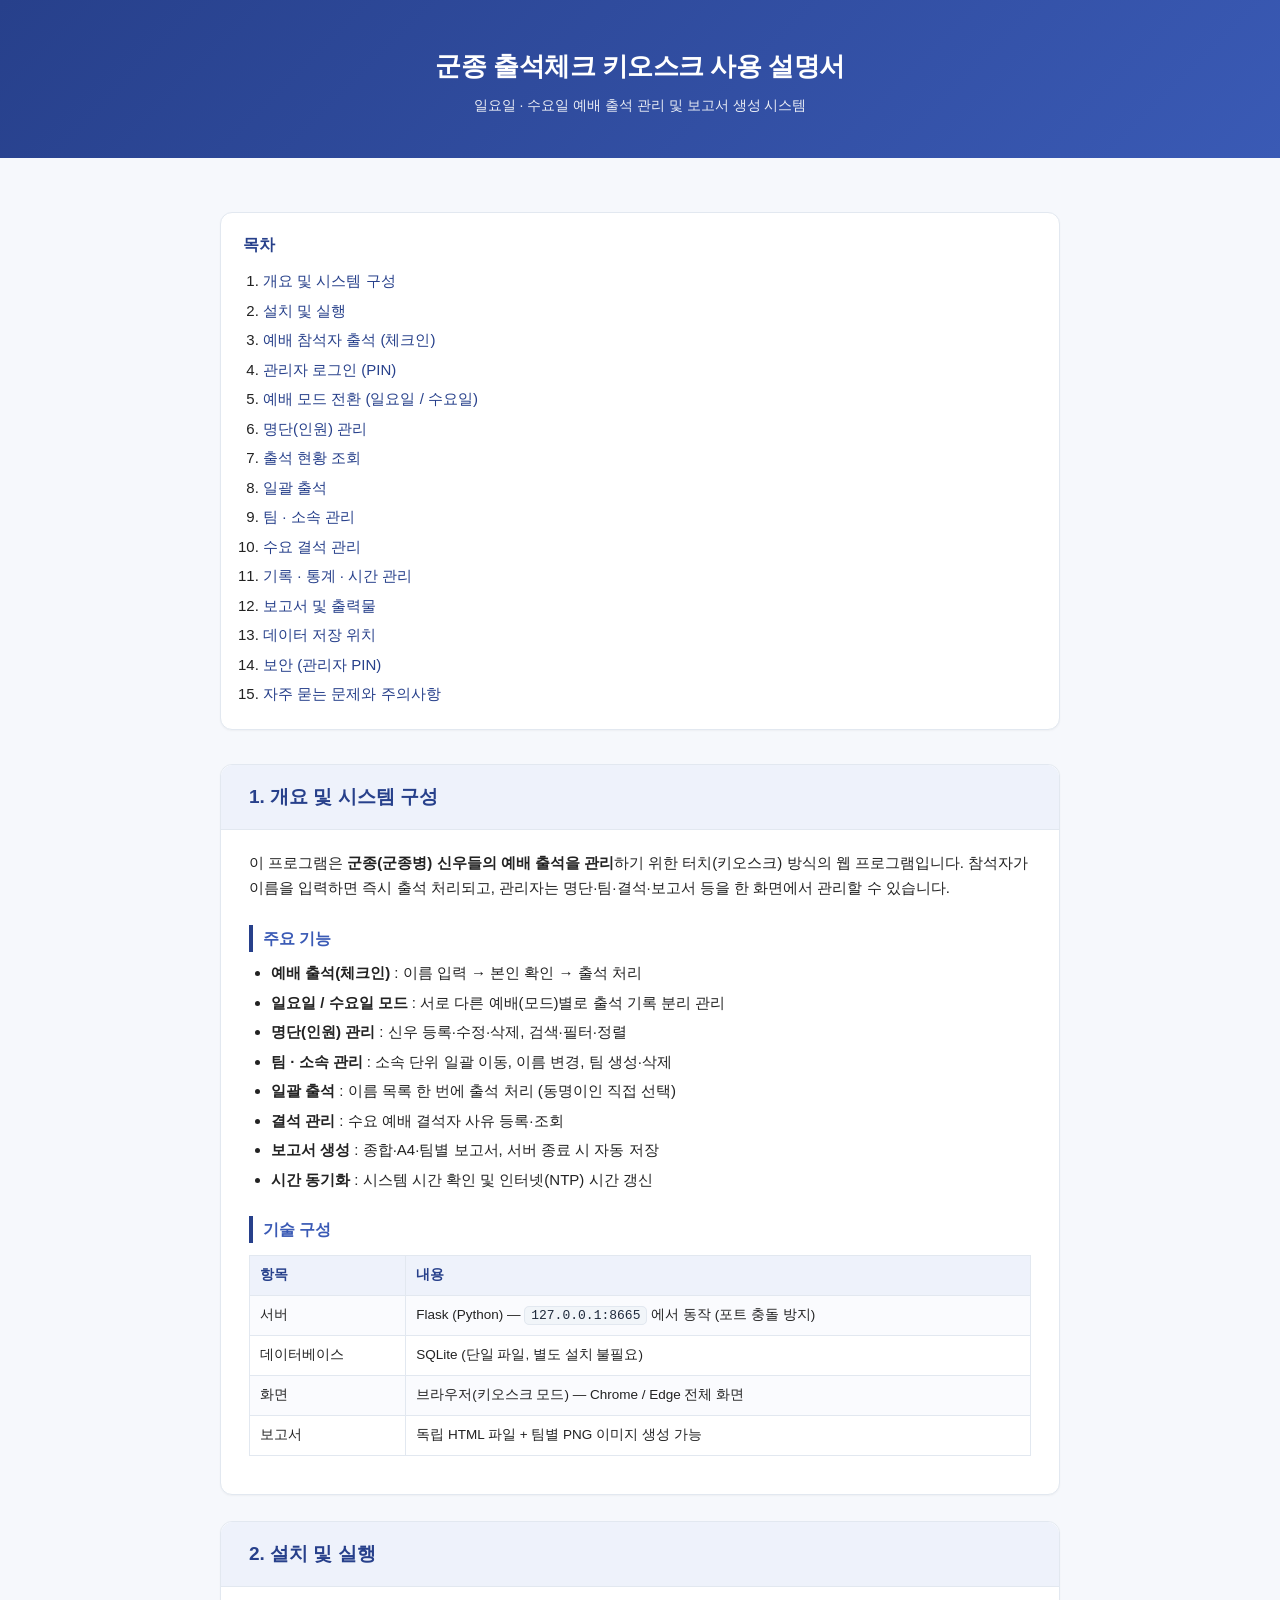
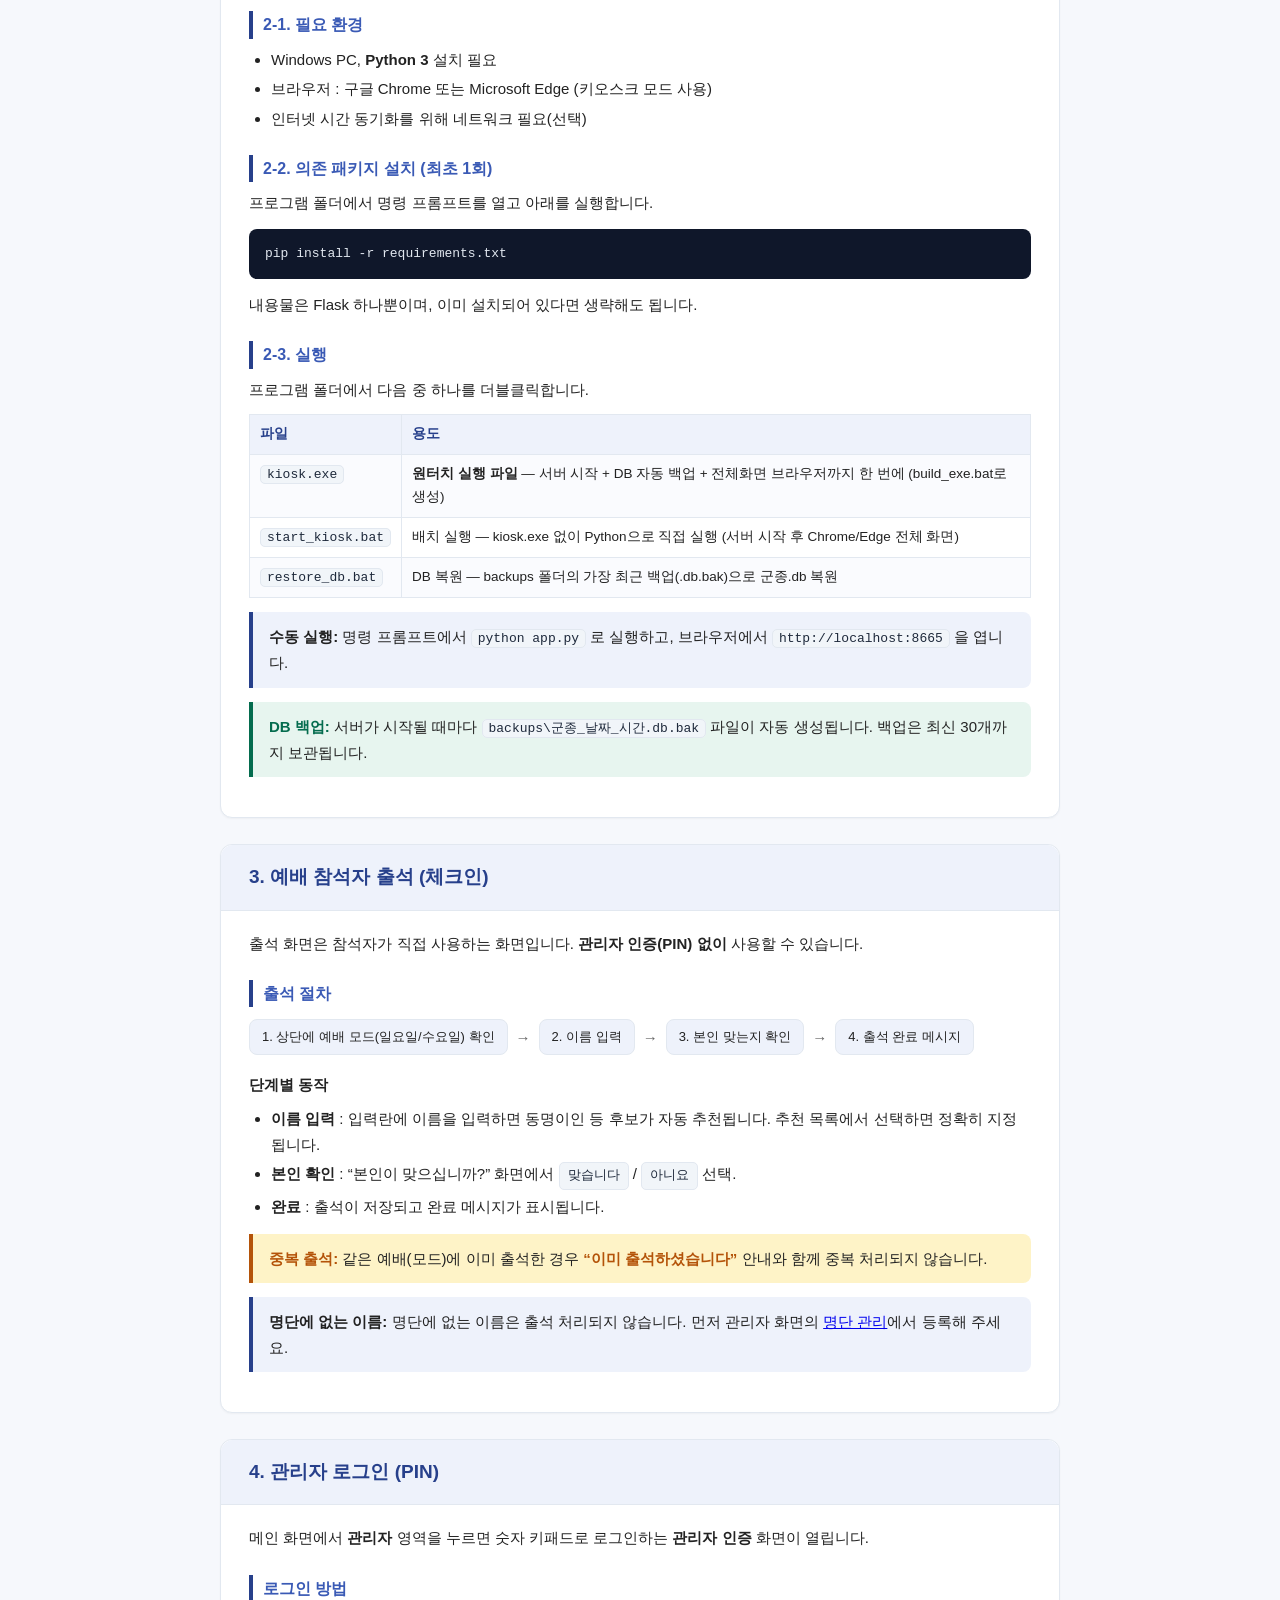
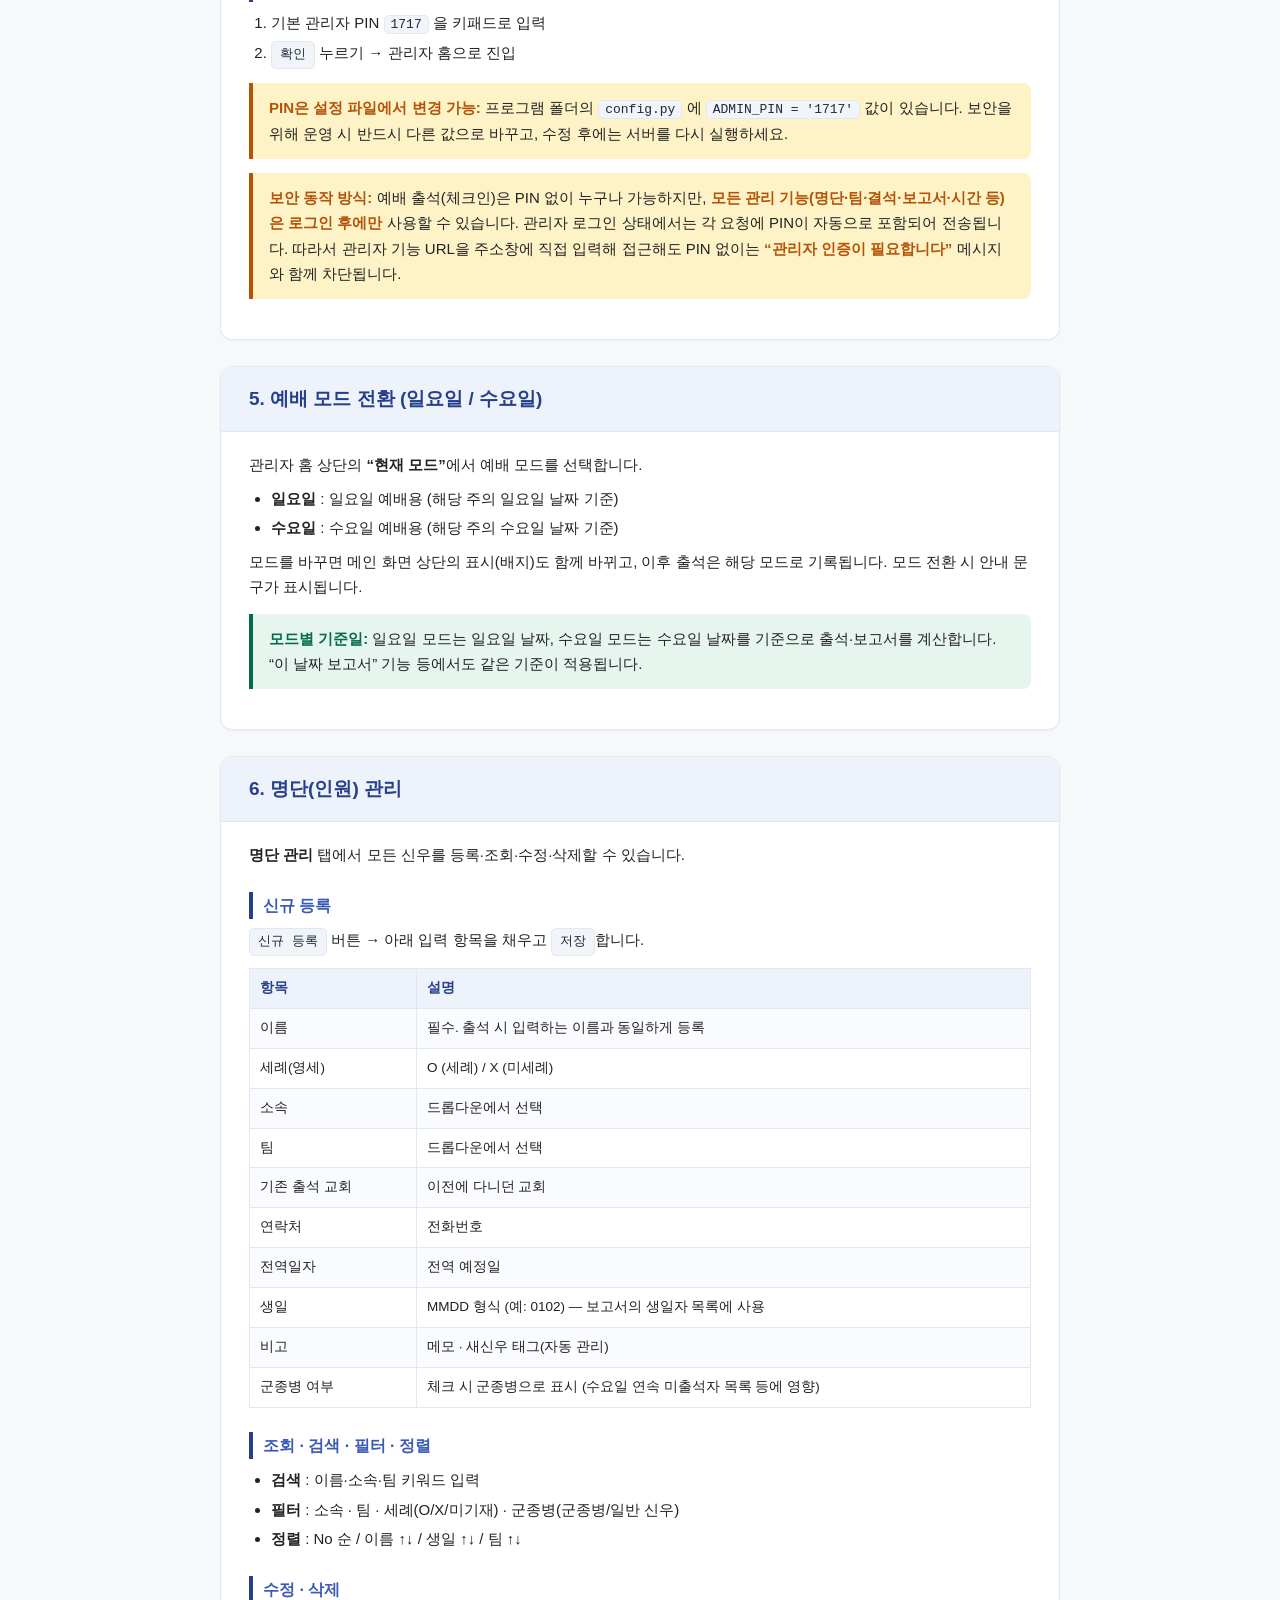
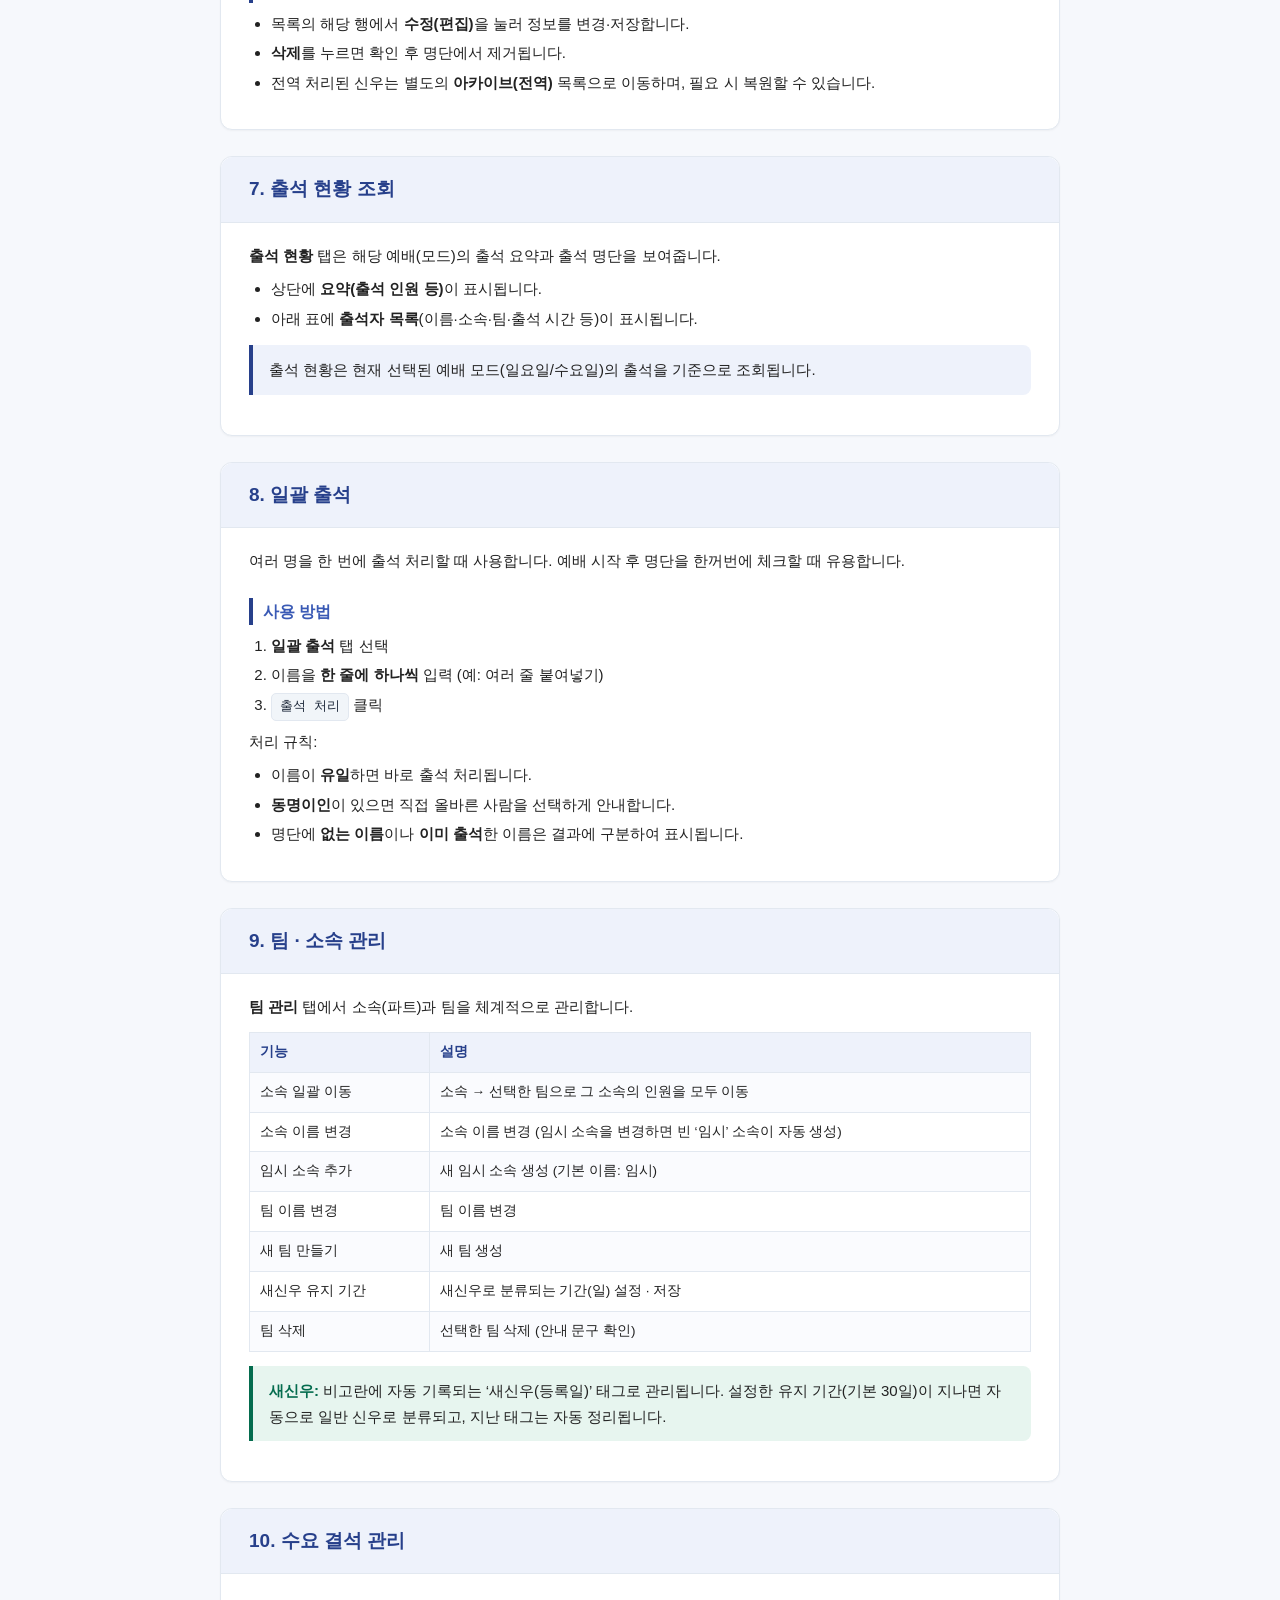
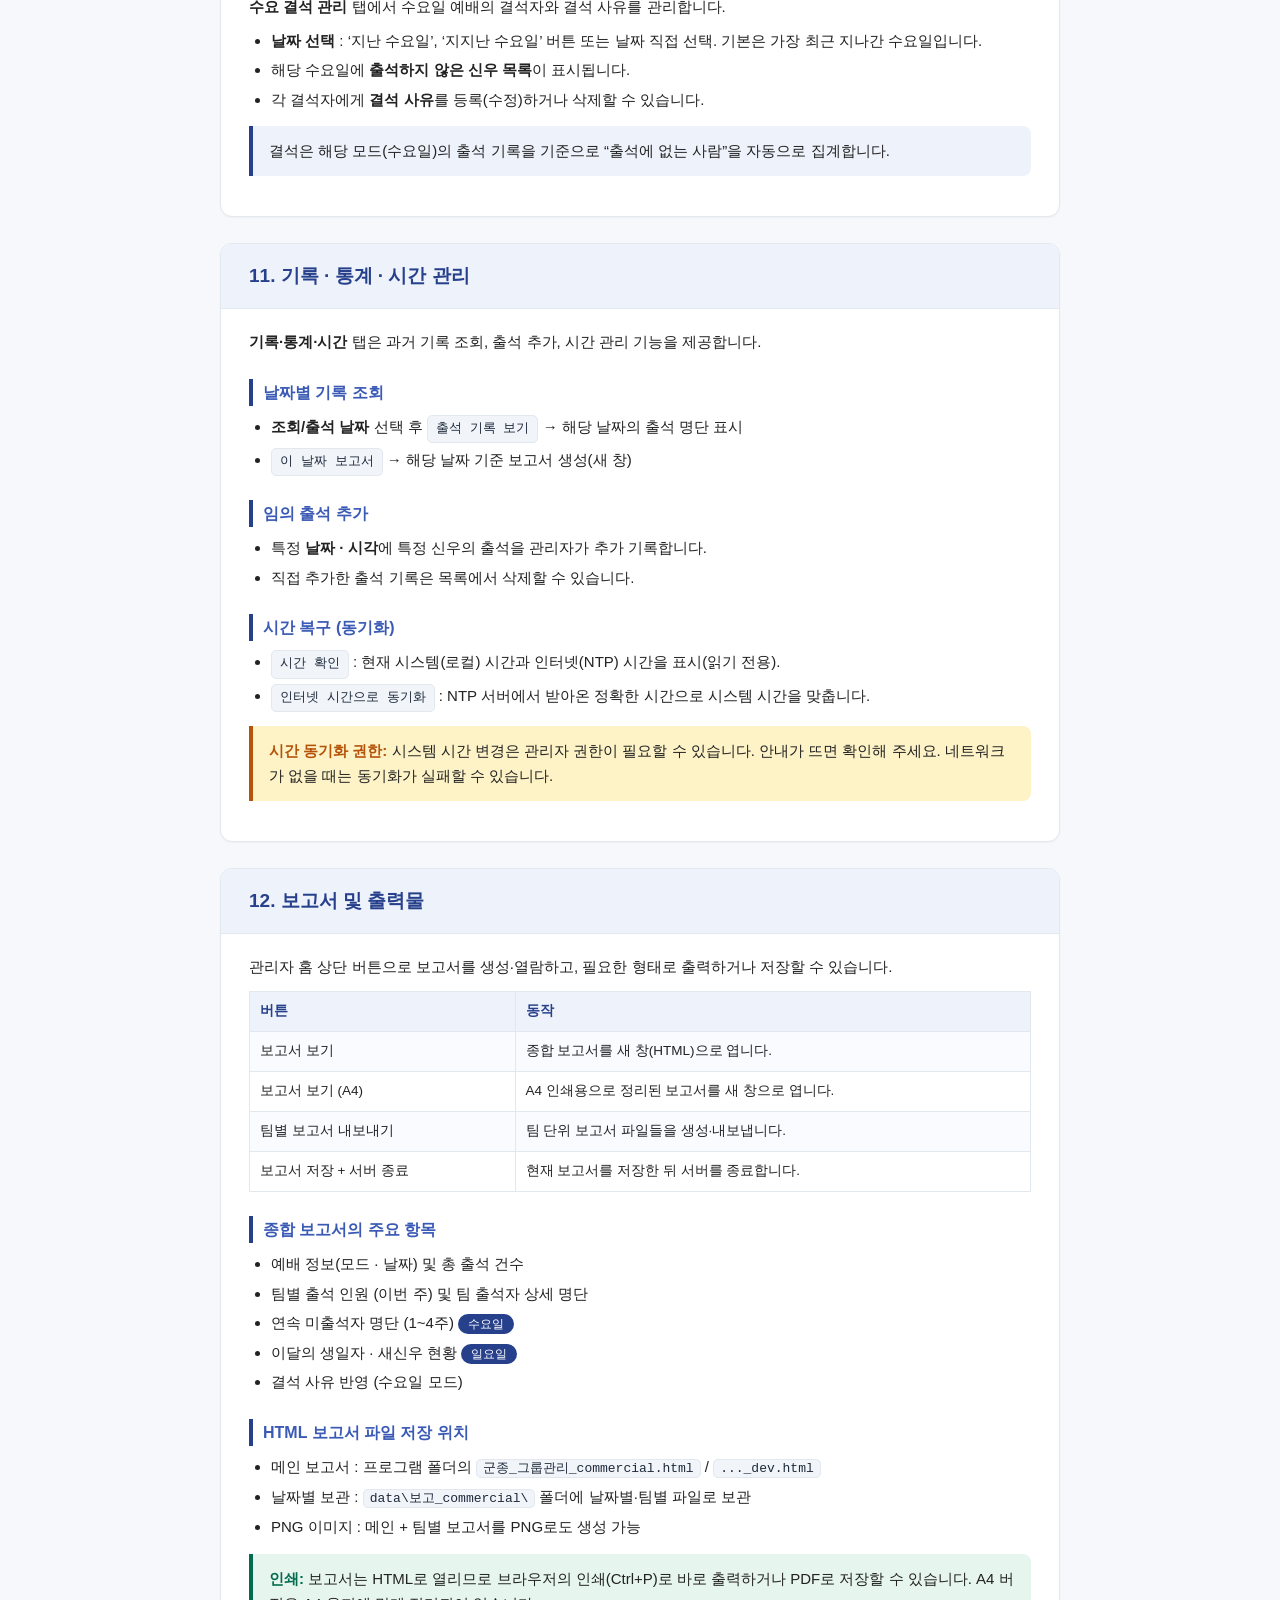
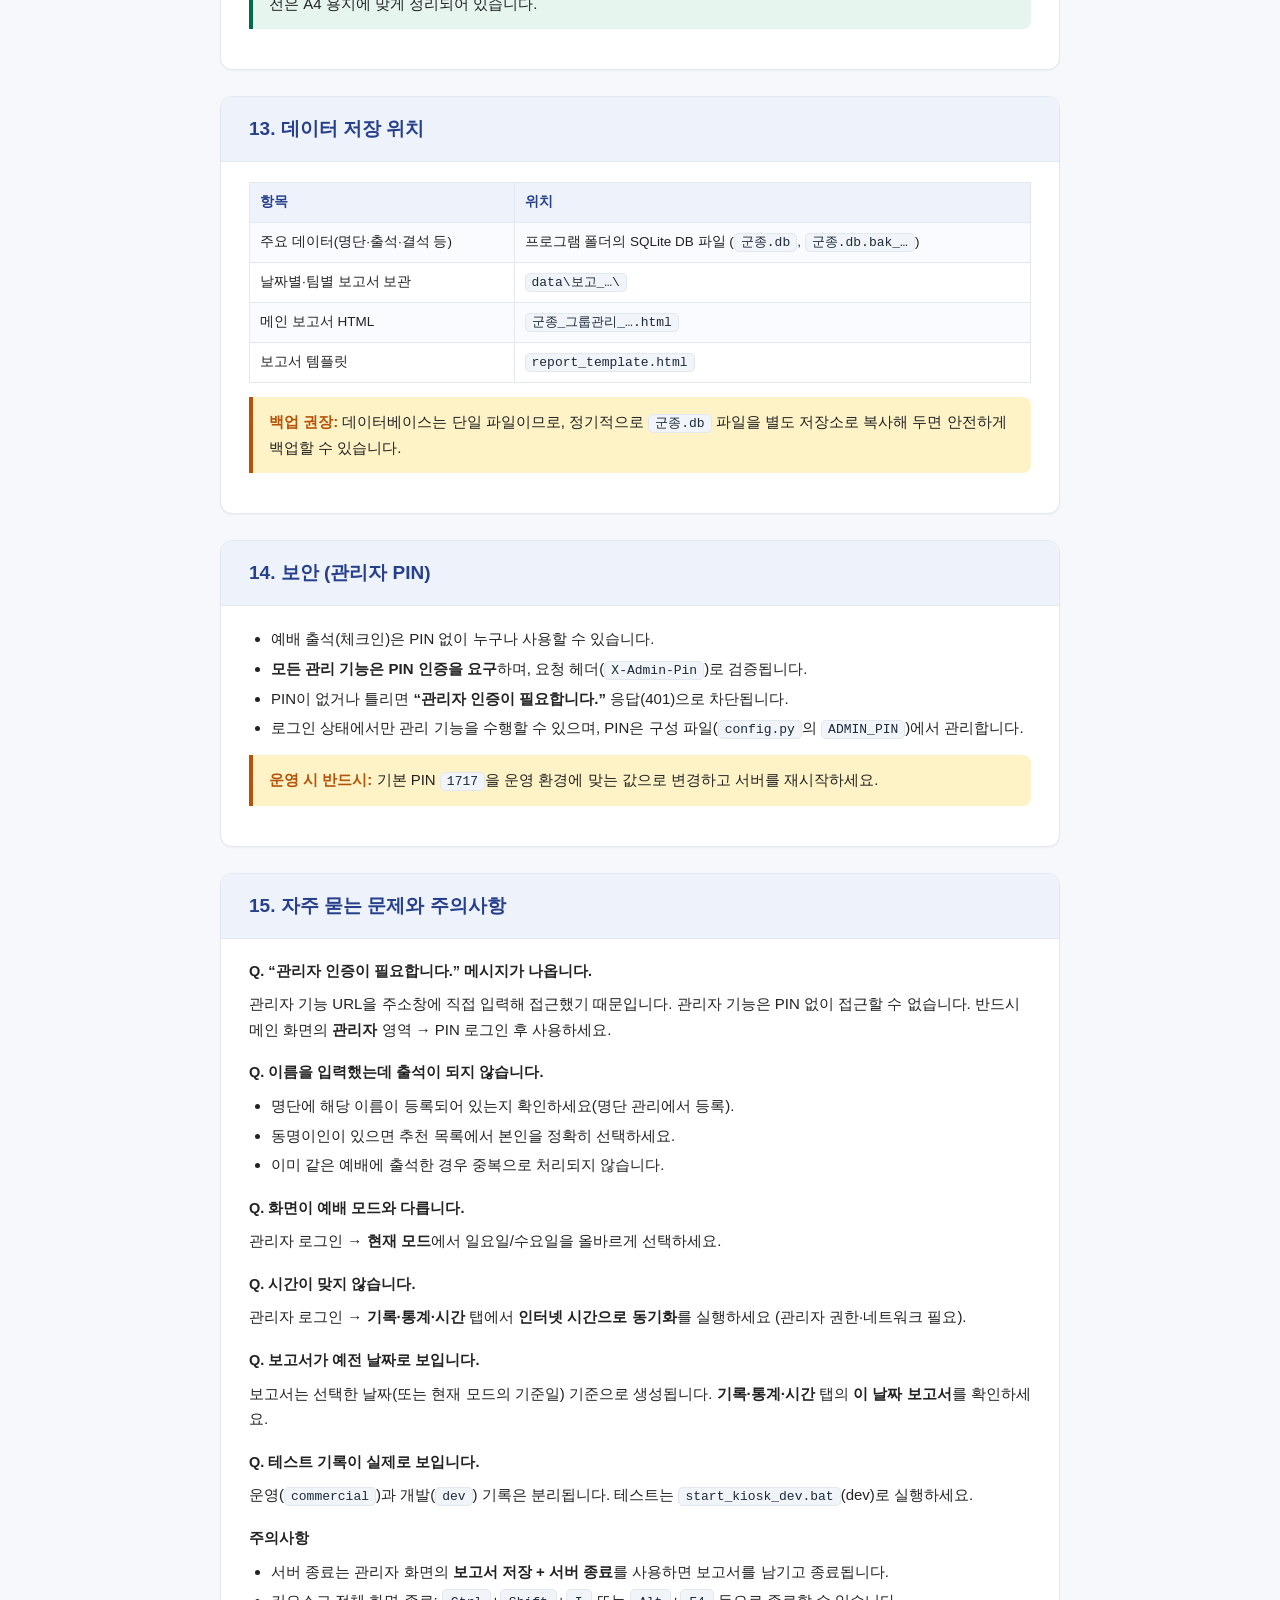
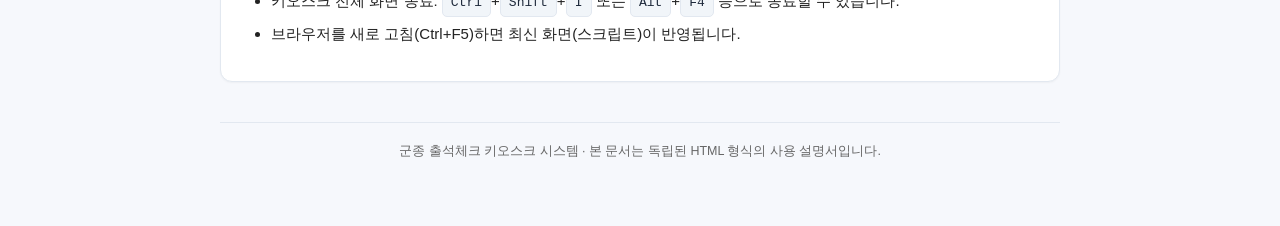
<file: 사용설명서.html>
<!DOCTYPE html>
<html lang="ko">
<head>
<meta charset="UTF-8">
<meta name="viewport" content="width=device-width, initial-scale=1.0">
<title>군종 출석체크 키오스크 사용 설명서</title>
<style>
  :root{
    --brand:#27408b;
    --brand2:#3a5ab5;
    --ink:#222;
    --muted:#666;
    --line:#e2e8f0;
    --bg:#f6f8fc;
    --card:#fff;
    --warn:#b45309;
    --warnbg:#fef3c7;
    --tip:#046c4e;
    --tipbg:#e7f5ef;
    --code:#1e293b;
    --codebg:#f1f5f9;
  }
  *{box-sizing:border-box}
  body{
    margin:0;padding:0;background:var(--bg);color:var(--ink);
    font-family:-apple-system,"Segoe UI","Malgun Gothic","Apple SD Gothic Neo",sans-serif;
    line-height:1.7;font-size:15px;
  }
  header{
    background:linear-gradient(135deg,var(--brand),var(--brand2));
    color:#fff;padding:44px 24px 40px;text-align:center;
  }
  header h1{margin:0 0 6px;font-size:26px;letter-spacing:-.5px}
  header p{margin:0;opacity:.9;font-size:14px}
  .wrap{max-width:880px;margin:0 auto;padding:28px 20px 80px}
  nav.toc{
    background:var(--card);border:1px solid var(--line);border-radius:12px;
    padding:18px 22px;margin:26px 0 34px;box-shadow:0 1px 2px rgba(0,0,0,.04);
  }
  nav.toc h2{margin:0 0 10px;font-size:16px;color:var(--brand)}
  nav.toc ol{margin:0;padding-left:20px}
  nav.toc li{margin:4px 0}
  nav.toc a{color:var(--brand);text-decoration:none}
  nav.toc a:hover{text-decoration:underline}
  section{background:var(--card);border:1px solid var(--line);border-radius:12px;padding:26px 28px;margin:0 0 26px;box-shadow:0 1px 2px rgba(0,0,0,.04)}
  h2.sec{margin:-26px -28px 20px;padding:16px 28px;background:#eef2fb;border-bottom:1px solid var(--line);
    font-size:19px;color:var(--brand);border-radius:12px 12px 0 0}
  h3{margin:24px 0 8px;font-size:16px;color:var(--brand2);border-left:4px solid var(--brand);padding-left:10px}
  h4{margin:18px 0 6px;font-size:14.5px;color:var(--ink)}
  p{margin:8px 0}
  ul,ol{margin:8px 0;padding-left:22px}
  li{margin:4px 0}
  ul.tight li{margin:2px 0}
  table{border-collapse:collapse;width:100%;margin:12px 0;font-size:13.5px}
  th,td{border:1px solid var(--line);padding:8px 10px;text-align:left;vertical-align:top}
  th{background:#eef2fb;color:var(--brand)}
  tr:nth-child(even) td{background:#fafbfe}
  code,.key{
    background:var(--codebg);border:1px solid #e2e8f0;border-radius:5px;
    padding:1px 6px;font-size:13px;color:var(--code);
    font-family:Consolas,Menlo,monospace;
  }
  .key{display:inline-block;min-width:26px;text-align:center;padding:2px 8px}
  pre{background:#0f172a;color:#e2e8f0;border-radius:8px;padding:14px 16px;overflow:auto;font-size:13px;font-family:Consolas,Menlo,monospace}
  .note{border-left:4px solid var(--brand);background:#eef2fb;padding:12px 16px;border-radius:0 8px 8px 0;margin:14px 0}
  .warn{border-left:4px solid var(--warn);background:var(--warnbg);padding:12px 16px;border-radius:0 8px 8px 0;margin:14px 0}
  .tip{border-left:4px solid var(--tip);background:var(--tipbg);padding:12px 16px;border-radius:0 8px 8px 0;margin:14px 0}
  .warn b{color:var(--warn)}
  .tip b{color:var(--tip)}
  .badge{display:inline-block;background:var(--brand);color:#fff;border-radius:20px;padding:0 10px;font-size:12px;line-height:20px;vertical-align:middle}
  .badge.green{background:var(--tip)}
  .badge.red{background:#b91c1c}
  .flow{display:flex;flex-wrap:wrap;gap:8px;align-items:center;margin:12px 0}
  .flow .step{background:#eef2fb;border:1px solid var(--line);border-radius:8px;padding:6px 12px;font-size:13px}
  .flow .arr{color:var(--muted)}
  footer{margin-top:40px;text-align:center;color:var(--muted);font-size:12.5px;border-top:1px solid var(--line);padding-top:18px}
  @media print{
    body{background:#fff}
    section,header,.toc{box-shadow:none;border-color:#ccc}
    header{background:var(--brand)}
    a{color:inherit;text-decoration:none}
  }
</style>
</head>
<body>

<header>
  <h1>군종 출석체크 키오스크 사용 설명서</h1>
  <p>일요일 · 수요일 예배 출석 관리 및 보고서 생성 시스템</p>
</header>

<div class="wrap">

<nav class="toc">
  <h2>목차</h2>
  <ol>
    <li><a href="#overview">개요 및 시스템 구성</a></li>
    <li><a href="#setup">설치 및 실행</a></li>
    <li><a href="#kiosk">예배 참석자 출석 (체크인)</a></li>
    <li><a href="#adminlogin">관리자 로그인 (PIN)</a></li>
    <li><a href="#mode">예배 모드 전환 (일요일 / 수요일)</a></li>
    <li><a href="#roster">명단(인원) 관리</a></li>
    <li><a href="#attend">출석 현황 조회</a></li>
    <li><a href="#bulk">일괄 출석</a></li>
    <li><a href="#teams">팀 · 소속 관리</a></li>
    <li><a href="#absence">수요 결석 관리</a></li>
    <li><a href="#history">기록 · 통계 · 시간 관리</a></li>
    <li><a href="#report">보고서 및 출력물</a></li>
    <li><a href="#data">데이터 저장 위치</a></li>
    <li><a href="#security">보안 (관리자 PIN)</a></li>
    <li><a href="#trouble">자주 묻는 문제와 주의사항</a></li>
  </ol>
</nav>

<!-- 1. 개요 -->
<section id="overview">
  <h2 class="sec">1. 개요 및 시스템 구성</h2>
  <p>이 프로그램은 <b>군종(군종병) 신우들의 예배 출석을 관리</b>하기 위한 터치(키오스크) 방식의 웹 프로그램입니다. 참석자가 이름을 입력하면 즉시 출석 처리되고, 관리자는 명단·팀·결석·보고서 등을 한 화면에서 관리할 수 있습니다.</p>
  <h3>주요 기능</h3>
  <ul>
    <li><b>예배 출석(체크인)</b> : 이름 입력 → 본인 확인 → 출석 처리</li>
    <li><b>일요일 / 수요일 모드</b> : 서로 다른 예배(모드)별로 출석 기록 분리 관리</li>
    <li><b>명단(인원) 관리</b> : 신우 등록·수정·삭제, 검색·필터·정렬</li>
    <li><b>팀 · 소속 관리</b> : 소속 단위 일괄 이동, 이름 변경, 팀 생성·삭제</li>
    <li><b>일괄 출석</b> : 이름 목록 한 번에 출석 처리 (동명이인 직접 선택)</li>
    <li><b>결석 관리</b> : 수요 예배 결석자 사유 등록·조회</li>
    <li><b>보고서 생성</b> : 종합·A4·팀별 보고서, 서버 종료 시 자동 저장</li>
    <li><b>시간 동기화</b> : 시스템 시간 확인 및 인터넷(NTP) 시간 갱신</li>
  </ul>
  <h3>기술 구성</h3>
  <table>
    <tr><th>항목</th><th>내용</th></tr>
    <tr><td>서버</td><td>Flask (Python) — <code>127.0.0.1:8665</code> 에서 동작 (포트 충돌 방지)</td></tr>
    <tr><td>데이터베이스</td><td>SQLite (단일 파일, 별도 설치 불필요)</td></tr>
    <tr><td>화면</td><td>브라우저(키오스크 모드) — Chrome / Edge 전체 화면</td></tr>
    <tr><td>보고서</td><td>독립 HTML 파일 + 팀별 PNG 이미지 생성 가능</td></tr>
  </table>
</section>

<!-- 2. 설치 및 실행 -->
<section id="setup">
  <h2 class="sec">2. 설치 및 실행</h2>
  <h3>2-1. 필요 환경</h3>
  <ul>
    <li>Windows PC, <b>Python 3</b> 설치 필요</li>
    <li>브라우저 : 구글 Chrome 또는 Microsoft Edge (키오스크 모드 사용)</li>
    <li>인터넷 시간 동기화를 위해 네트워크 필요(선택)</li>
  </ul>
  <h3>2-2. 의존 패키지 설치 (최초 1회)</h3>
  <p>프로그램 폴더에서 명령 프롬프트를 열고 아래를 실행합니다.</p>
  <pre>pip install -r requirements.txt</pre>
  <p>내용물은 Flask 하나뿐이며, 이미 설치되어 있다면 생략해도 됩니다.</p>
  <h3>2-3. 실행</h3>
  <p>프로그램 폴더에서 다음 중 하나를 더블클릭합니다.</p>
  <table>
    <tr><th>파일</th><th>용도</th></tr>
    <tr><td><code>kiosk.exe</code></td><td><b>원터치 실행 파일</b> — 서버 시작 + DB 자동 백업 + 전체화면 브라우저까지 한 번에 (build_exe.bat로 생성)</td></tr>
    <tr><td><code>start_kiosk.bat</code></td><td>배치 실행 — kiosk.exe 없이 Python으로 직접 실행 (서버 시작 후 Chrome/Edge 전체 화면)</td></tr>
    <tr><td><code>restore_db.bat</code></td><td>DB 복원 — backups 폴더의 가장 최근 백업(.db.bak)으로 군종.db 복원</td></tr>
  </table>
  <div class="note"><b>수동 실행:</b> 명령 프롬프트에서 <code>python app.py</code> 로 실행하고, 브라우저에서 <code>http://localhost:8665</code> 을 엽니다.</div>
  <div class="tip"><b>DB 백업:</b> 서버가 시작될 때마다 <code>backups\군종_날짜_시간.db.bak</code> 파일이 자동 생성됩니다. 백업은 최신 30개까지 보관됩니다.</div>
</section>

<!-- 3. 출석 -->
<section id="kiosk">
  <h2 class="sec">3. 예배 참석자 출석 (체크인)</h2>
  <p>출석 화면은 참석자가 직접 사용하는 화면입니다. <b>관리자 인증(PIN) 없이</b> 사용할 수 있습니다.</p>
  <h3>출석 절차</h3>
  <div class="flow">
    <span class="step">1. 상단에 예배 모드(일요일/수요일) 확인</span><span class="arr">→</span>
    <span class="step">2. 이름 입력</span><span class="arr">→</span>
    <span class="step">3. 본인 맞는지 확인</span><span class="arr">→</span>
    <span class="step">4. 출석 완료 메시지</span>
  </div>
  <h4>단계별 동작</h4>
  <ul>
    <li><b>이름 입력</b> : 입력란에 이름을 입력하면 동명이인 등 후보가 자동 추천됩니다. 추천 목록에서 선택하면 정확히 지정됩니다.</li>
    <li><b>본인 확인</b> : “본인이 맞으십니까?” 화면에서 <span class="key">맞습니다</span> / <span class="key">아니요</span> 선택.</li>
    <li><b>완료</b> : 출석이 저장되고 완료 메시지가 표시됩니다.</li>
  </ul>
  <div class="warn"><b>중복 출석:</b> 같은 예배(모드)에 이미 출석한 경우 <b>“이미 출석하셨습니다”</b> 안내와 함께 중복 처리되지 않습니다.</div>
  <div class="note"><b>명단에 없는 이름:</b> 명단에 없는 이름은 출석 처리되지 않습니다. 먼저 관리자 화면의 <a href="#roster">명단 관리</a>에서 등록해 주세요.</div>
</section>

<!-- 4. 관리자 로그인 -->
<section id="adminlogin">
  <h2 class="sec">4. 관리자 로그인 (PIN)</h2>
  <p>메인 화면에서 <b>관리자</b> 영역을 누르면 숫자 키패드로 로그인하는 <b>관리자 인증</b> 화면이 열립니다.</p>
  <h3>로그인 방법</h3>
  <ol>
    <li>기본 관리자 PIN <code>1717</code> 을 키패드로 입력</li>
    <li><span class="key">확인</span> 누르기 → 관리자 홈으로 진입</li>
  </ol>
  <div class="warn"><b>PIN은 설정 파일에서 변경 가능:</b> 프로그램 폴더의 <code>config.py</code> 에 <code>ADMIN_PIN = '1717'</code> 값이 있습니다. 보안을 위해 운영 시 반드시 다른 값으로 바꾸고, 수정 후에는 서버를 다시 실행하세요.</div>
  <div class="warn"><b>보안 동작 방식:</b> 예배 출석(체크인)은 PIN 없이 누구나 가능하지만, <b>모든 관리 기능(명단·팀·결석·보고서·시간 등)은 로그인 후에만</b> 사용할 수 있습니다. 관리자 로그인 상태에서는 각 요청에 PIN이 자동으로 포함되어 전송됩니다. 따라서 관리자 기능 URL을 주소창에 직접 입력해 접근해도 PIN 없이는 <b>“관리자 인증이 필요합니다”</b> 메시지와 함께 차단됩니다.</div>
</section>

<!-- 5. 예배 모드 -->
<section id="mode">
  <h2 class="sec">5. 예배 모드 전환 (일요일 / 수요일)</h2>
  <p>관리자 홈 상단의 <b>“현재 모드”</b>에서 예배 모드를 선택합니다.</p>
  <ul>
    <li><b>일요일</b> : 일요일 예배용 (해당 주의 일요일 날짜 기준)</li>
    <li><b>수요일</b> : 수요일 예배용 (해당 주의 수요일 날짜 기준)</li>
  </ul>
  <p>모드를 바꾸면 메인 화면 상단의 표시(배지)도 함께 바뀌고, 이후 출석은 해당 모드로 기록됩니다. 모드 전환 시 안내 문구가 표시됩니다.</p>
  <div class="tip"><b>모드별 기준일:</b> 일요일 모드는 일요일 날짜, 수요일 모드는 수요일 날짜를 기준으로 출석·보고서를 계산합니다. “이 날짜 보고서” 기능 등에서도 같은 기준이 적용됩니다.</div>
</section>

<!-- 6. 명단 관리 -->
<section id="roster">
  <h2 class="sec">6. 명단(인원) 관리</h2>
  <p><b>명단 관리</b> 탭에서 모든 신우를 등록·조회·수정·삭제할 수 있습니다.</p>
  <h3>신규 등록</h3>
  <p><span class="key">신규 등록</span> 버튼 → 아래 입력 항목을 채우고 <span class="key">저장</span>합니다.</p>
  <table>
    <tr><th>항목</th><th>설명</th></tr>
    <tr><td>이름</td><td>필수. 출석 시 입력하는 이름과 동일하게 등록</td></tr>
    <tr><td>세례(영세)</td><td>O (세례) / X (미세례)</td></tr>
    <tr><td>소속</td><td>드롭다운에서 선택</td></tr>
    <tr><td>팀</td><td>드롭다운에서 선택</td></tr>
    <tr><td>기존 출석 교회</td><td>이전에 다니던 교회</td></tr>
    <tr><td>연락처</td><td>전화번호</td></tr>
    <tr><td>전역일자</td><td>전역 예정일</td></tr>
    <tr><td>생일</td><td>MMDD 형식 (예: 0102) — 보고서의 생일자 목록에 사용</td></tr>
    <tr><td>비고</td><td>메모 · 새신우 태그(자동 관리)</td></tr>
    <tr><td>군종병 여부</td><td>체크 시 군종병으로 표시 (수요일 연속 미출석자 목록 등에 영향)</td></tr>
  </table>
  <h3>조회 · 검색 · 필터 · 정렬</h3>
  <ul>
    <li><b>검색</b> : 이름·소속·팀 키워드 입력</li>
    <li><b>필터</b> : 소속 · 팀 · 세례(O/X/미기재) · 군종병(군종병/일반 신우)</li>
    <li><b>정렬</b> : No 순 / 이름 ↑↓ / 생일 ↑↓ / 팀 ↑↓</li>
  </ul>
  <h3>수정 · 삭제</h3>
  <ul>
    <li>목록의 해당 행에서 <b>수정(편집)</b>을 눌러 정보를 변경·저장합니다.</li>
    <li><b>삭제</b>를 누르면 확인 후 명단에서 제거됩니다.</li>
    <li>전역 처리된 신우는 별도의 <b>아카이브(전역)</b> 목록으로 이동하며, 필요 시 복원할 수 있습니다.</li>
  </ul>
</section>

<!-- 7. 출석 현황 -->
<section id="attend">
  <h2 class="sec">7. 출석 현황 조회</h2>
  <p><b>출석 현황</b> 탭은 해당 예배(모드)의 출석 요약과 출석 명단을 보여줍니다.</p>
  <ul>
    <li>상단에 <b>요약(출석 인원 등)</b>이 표시됩니다.</li>
    <li>아래 표에 <b>출석자 목록</b>(이름·소속·팀·출석 시간 등)이 표시됩니다.</li>
  </ul>
  <div class="note">출석 현황은 현재 선택된 예배 모드(일요일/수요일)의 출석을 기준으로 조회됩니다.</div>
</section>

<!-- 8. 일괄 출석 -->
<section id="bulk">
  <h2 class="sec">8. 일괄 출석</h2>
  <p>여러 명을 한 번에 출석 처리할 때 사용합니다. 예배 시작 후 명단을 한꺼번에 체크할 때 유용합니다.</p>
  <h3>사용 방법</h3>
  <ol>
    <li><b>일괄 출석</b> 탭 선택</li>
    <li>이름을 <b>한 줄에 하나씩</b> 입력 (예: 여러 줄 붙여넣기)</li>
    <li><span class="key">출석 처리</span> 클릭</li>
  </ol>
  <p>처리 규칙:</p>
  <ul>
    <li>이름이 <b>유일</b>하면 바로 출석 처리됩니다.</li>
    <li><b>동명이인</b>이 있으면 직접 올바른 사람을 선택하게 안내합니다.</li>
    <li>명단에 <b>없는 이름</b>이나 <b>이미 출석</b>한 이름은 결과에 구분하여 표시됩니다.</li>
  </ul>
</section>

<!-- 9. 팀 관리 -->
<section id="teams">
  <h2 class="sec">9. 팀 · 소속 관리</h2>
  <p><b>팀 관리</b> 탭에서 소속(파트)과 팀을 체계적으로 관리합니다.</p>
  <table>
    <tr><th>기능</th><th>설명</th></tr>
    <tr><td>소속 일괄 이동</td><td>소속 → 선택한 팀으로 그 소속의 인원을 모두 이동</td></tr>
    <tr><td>소속 이름 변경</td><td>소속 이름 변경 (임시 소속을 변경하면 빈 ‘임시’ 소속이 자동 생성)</td></tr>
    <tr><td>임시 소속 추가</td><td>새 임시 소속 생성 (기본 이름: 임시)</td></tr>
    <tr><td>팀 이름 변경</td><td>팀 이름 변경</td></tr>
    <tr><td>새 팀 만들기</td><td>새 팀 생성</td></tr>
    <tr><td>새신우 유지 기간</td><td>새신우로 분류되는 기간(일) 설정 · 저장</td></tr>
    <tr><td>팀 삭제</td><td>선택한 팀 삭제 (안내 문구 확인)</td></tr>
  </table>
  <div class="tip"><b>새신우:</b> 비고란에 자동 기록되는 ‘새신우(등록일)’ 태그로 관리됩니다. 설정한 유지 기간(기본 30일)이 지나면 자동으로 일반 신우로 분류되고, 지난 태그는 자동 정리됩니다.</div>
</section>

<!-- 10. 결석 관리 -->
<section id="absence">
  <h2 class="sec">10. 수요 결석 관리</h2>
  <p><b>수요 결석 관리</b> 탭에서 수요일 예배의 결석자와 결석 사유를 관리합니다.</p>
  <ul>
    <li><b>날짜 선택</b> : ‘지난 수요일’, ‘지지난 수요일’ 버튼 또는 날짜 직접 선택. 기본은 가장 최근 지나간 수요일입니다.</li>
    <li>해당 수요일에 <b>출석하지 않은 신우 목록</b>이 표시됩니다.</li>
    <li>각 결석자에게 <b>결석 사유</b>를 등록(수정)하거나 삭제할 수 있습니다.</li>
  </ul>
  <div class="note">결석은 해당 모드(수요일)의 출석 기록을 기준으로 “출석에 없는 사람”을 자동으로 집계합니다.</div>
</section>

<!-- 11. 기록·통계·시간 -->
<section id="history">
  <h2 class="sec">11. 기록 · 통계 · 시간 관리</h2>
  <p><b>기록·통계·시간</b> 탭은 과거 기록 조회, 출석 추가, 시간 관리 기능을 제공합니다.</p>
  <h3>날짜별 기록 조회</h3>
  <ul>
    <li><b>조회/출석 날짜</b> 선택 후 <span class="key">출석 기록 보기</span> → 해당 날짜의 출석 명단 표시</li>
    <li><span class="key">이 날짜 보고서</span> → 해당 날짜 기준 보고서 생성(새 창)</li>
  </ul>
  <h3>임의 출석 추가</h3>
  <ul>
    <li>특정 <b>날짜 · 시각</b>에 특정 신우의 출석을 관리자가 추가 기록합니다.</li>
    <li>직접 추가한 출석 기록은 목록에서 삭제할 수 있습니다.</li>
  </ul>
  <h3>시간 복구 (동기화)</h3>
  <ul>
    <li><span class="key">시간 확인</span> : 현재 시스템(로컬) 시간과 인터넷(NTP) 시간을 표시(읽기 전용).</li>
    <li><span class="key">인터넷 시간으로 동기화</span> : NTP 서버에서 받아온 정확한 시간으로 시스템 시간을 맞춥니다.</li>
  </ul>
  <div class="warn"><b>시간 동기화 권한:</b> 시스템 시간 변경은 관리자 권한이 필요할 수 있습니다. 안내가 뜨면 확인해 주세요. 네트워크가 없을 때는 동기화가 실패할 수 있습니다.</div>
</section>

<!-- 12. 보고서 -->
<section id="report">
  <h2 class="sec">12. 보고서 및 출력물</h2>
  <p>관리자 홈 상단 버튼으로 보고서를 생성·열람하고, 필요한 형태로 출력하거나 저장할 수 있습니다.</p>
  <table>
    <tr><th>버튼</th><th>동작</th></tr>
    <tr><td>보고서 보기</td><td>종합 보고서를 새 창(HTML)으로 엽니다.</td></tr>
    <tr><td>보고서 보기 (A4)</td><td>A4 인쇄용으로 정리된 보고서를 새 창으로 엽니다.</td></tr>
    <tr><td>팀별 보고서 내보내기</td><td>팀 단위 보고서 파일들을 생성·내보냅니다.</td></tr>
    <tr><td>보고서 저장 + 서버 종료</td><td>현재 보고서를 저장한 뒤 서버를 종료합니다.</td></tr>
  </table>
  <h3>종합 보고서의 주요 항목</h3>
  <ul>
    <li>예배 정보(모드 · 날짜) 및 총 출석 건수</li>
    <li>팀별 출석 인원 (이번 주) 및 팀 출석자 상세 명단</li>
    <li>연속 미출석자 명단 (1~4주) <span class="badge">수요일</span></li>
    <li>이달의 생일자 · 새신우 현황 <span class="badge">일요일</span></li>
    <li>결석 사유 반영 (수요일 모드)</li>
  </ul>
  <h3>HTML 보고서 파일 저장 위치</h3>
  <ul>
    <li>메인 보고서 : 프로그램 폴더의 <code>군종_그룹관리_commercial.html</code> / <code>..._dev.html</code></li>
    <li>날짜별 보관 : <code>data\보고_commercial\</code> 폴더에 날짜별·팀별 파일로 보관</li>
    <li>PNG 이미지 : 메인 + 팀별 보고서를 PNG로도 생성 가능</li>
  </ul>
  <div class="tip"><b>인쇄:</b> 보고서는 HTML로 열리므로 브라우저의 인쇄(Ctrl+P)로 바로 출력하거나 PDF로 저장할 수 있습니다. A4 버전은 A4 용지에 맞게 정리되어 있습니다.</div>
</section>

<!-- 13. 데이터 저장 -->
<section id="data">
  <h2 class="sec">13. 데이터 저장 위치</h2>
  <table>
    <tr><th>항목</th><th>위치</th></tr>
    <tr><td>주요 데이터(명단·출석·결석 등)</td><td>프로그램 폴더의 SQLite DB 파일 (<code>군종.db</code>, <code>군종.db.bak_…</code>)</td></tr>
    <tr><td>날짜별·팀별 보고서 보관</td><td><code>data\보고_…\</code></td></tr>
    <tr><td>메인 보고서 HTML</td><td><code>군종_그룹관리_….html</code></td></tr>
    <tr><td>보고서 템플릿</td><td><code>report_template.html</code></td></tr>
  </table>
  <div class="warn"><b>백업 권장:</b> 데이터베이스는 단일 파일이므로, 정기적으로 <code>군종.db</code> 파일을 별도 저장소로 복사해 두면 안전하게 백업할 수 있습니다.</div>
</section>

<!-- 14. 보안 -->
<section id="security">
  <h2 class="sec">14. 보안 (관리자 PIN)</h2>
  <ul>
    <li>예배 출석(체크인)은 PIN 없이 누구나 사용할 수 있습니다.</li>
    <li><b>모든 관리 기능은 PIN 인증을 요구</b>하며, 요청 헤더(<code>X-Admin-Pin</code>)로 검증됩니다.</li>
    <li>PIN이 없거나 틀리면 <b>“관리자 인증이 필요합니다.”</b> 응답(401)으로 차단됩니다.</li>
    <li>로그인 상태에서만 관리 기능을 수행할 수 있으며, PIN은 구성 파일(<code>config.py</code>의 <code>ADMIN_PIN</code>)에서 관리합니다.</li>
  </ul>
  <div class="warn"><b>운영 시 반드시:</b> 기본 PIN <code>1717</code>을 운영 환경에 맞는 값으로 변경하고 서버를 재시작하세요.</div>
</section>

<!-- 15. 문제 해결 -->
<section id="trouble">
  <h2 class="sec">15. 자주 묻는 문제와 주의사항</h2>
  <h4>Q. “관리자 인증이 필요합니다.” 메시지가 나옵니다.</h4>
  <p>관리자 기능 URL을 주소창에 직접 입력해 접근했기 때문입니다. 관리자 기능은 PIN 없이 접근할 수 없습니다. 반드시 메인 화면의 <b>관리자</b> 영역 → PIN 로그인 후 사용하세요.</p>
  <h4>Q. 이름을 입력했는데 출석이 되지 않습니다.</h4>
  <ul>
    <li>명단에 해당 이름이 등록되어 있는지 확인하세요(명단 관리에서 등록).</li>
    <li>동명이인이 있으면 추천 목록에서 본인을 정확히 선택하세요.</li>
    <li>이미 같은 예배에 출석한 경우 중복으로 처리되지 않습니다.</li>
  </ul>
  <h4>Q. 화면이 예배 모드와 다릅니다.</h4>
  <p>관리자 로그인 → <b>현재 모드</b>에서 일요일/수요일을 올바르게 선택하세요.</p>
  <h4>Q. 시간이 맞지 않습니다.</h4>
  <p>관리자 로그인 → <b>기록·통계·시간</b> 탭에서 <b>인터넷 시간으로 동기화</b>를 실행하세요 (관리자 권한·네트워크 필요).</p>
  <h4>Q. 보고서가 예전 날짜로 보입니다.</h4>
  <p>보고서는 선택한 날짜(또는 현재 모드의 기준일) 기준으로 생성됩니다. <b>기록·통계·시간</b> 탭의 <b>이 날짜 보고서</b>를 확인하세요.</p>
  <h4>Q. 테스트 기록이 실제로 보입니다.</h4>
  <p>운영(<code>commercial</code>)과 개발(<code>dev</code>) 기록은 분리됩니다. 테스트는 <code>start_kiosk_dev.bat</code>(dev)로 실행하세요.</p>
  <h4>주의사항</h4>
  <ul>
    <li>서버 종료는 관리자 화면의 <b>보고서 저장 + 서버 종료</b>를 사용하면 보고서를 남기고 종료됩니다.</li>
    <li>키오스크 전체 화면 종료: <span class="key">Ctrl</span>+<span class="key">Shift</span>+<span class="key">I</span> 또는 <span class="key">Alt</span>+<span class="key">F4</span> 등으로 종료할 수 있습니다.</li>
    <li>브라우저를 새로 고침(Ctrl+F5)하면 최신 화면(스크립트)이 반영됩니다.</li>
  </ul>
</section>

<footer>
  군종 출석체크 키오스크 시스템 · 본 문서는 독립된 HTML 형식의 사용 설명서입니다.
</footer>

</div>
</body>
</html>
</file>
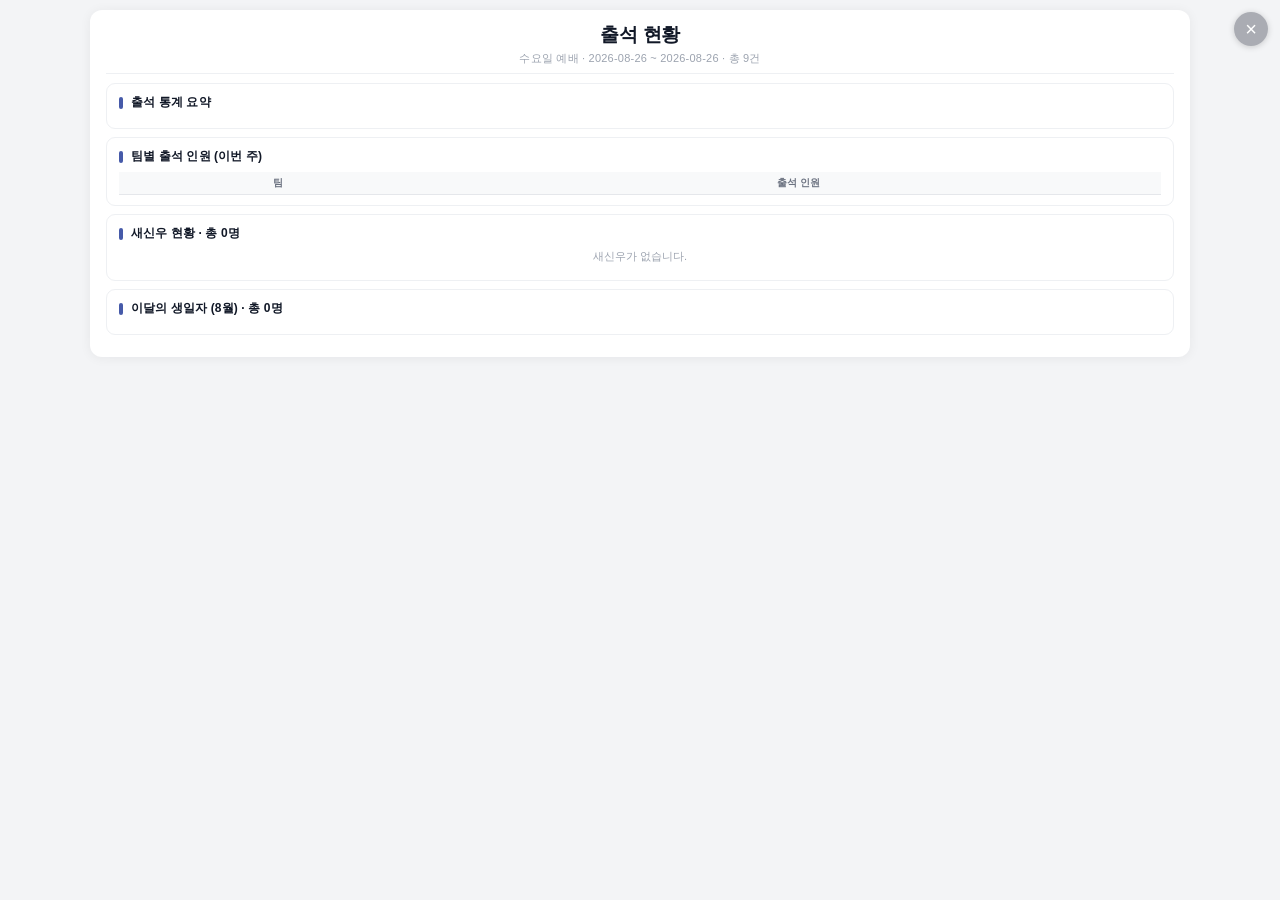
<file: 주일/report_template.html>
<!DOCTYPE html>
<html lang="ko">
<head>
<meta charset="utf-8">
<meta name="viewport" content="width=device-width, initial-scale=1">
<title>출석 현황 그래프</title>
<style>
  * { box-sizing: border-box; }
  body { font-family:'Malgun Gothic','맑은 고딕','Apple SD Gothic Neo',sans-serif; background:#f3f4f6; margin:0; padding:10px 10px; color:#1f2937; -webkit-font-smoothing:antialiased; }
  .sheet { background:#fff; max-width:1100px; margin:0 auto; padding:12px 16px 14px; border-radius:12px; box-shadow:0 1px 12px rgba(17,24,39,.06); }
  h1 { text-align:center; margin:0 0 3px; font-size:19px; font-weight:800; letter-spacing:-.01em; color:#111827; }
  .sub { text-align:center; color:#9ca3af; margin:0; font-size:11px; letter-spacing:.02em; }
  hr.topline { border:0; border-top:1px solid #eef0f3; margin:7px 0 9px; }

  /* 통계 요약 박스 (한 줄) */
  .stat { display:flex; gap:8px; justify-content:center; }
  .stat .box { flex:1; min-width:0; background:#f6f7f9; border:1px solid #edf0f2; border-radius:9px; padding:8px 10px; text-align:center; }
  .stat .box b { display:block; font-size:13px; font-weight:700; color:#1f2937; word-break:keep-all; }
  .stat .box span { font-size:10px; color:#6b7280; }
  .stat .box.up { border-color:#bfe6cd; background:#f2fbf5; } .stat .box.up b { color:#15803d; }
  .stat .box.down { border-color:#f3c3c3; background:#fef6f6; } .stat .box.down b { color:#b91c1c; }
  .stat .box.fade { background:#fafafa; border-color:#eef0f2; } .stat .box.fade b { color:#c3c8cf; } .stat .box.fade span { color:#c3c8cf; }

  /* 섹션 카드 */
  .card { margin-bottom:8px; background:#fff; border:1px solid #eef0f3; border-radius:9px; padding:10px 12px; }
  .card h2 { font-size:12px; font-weight:700; margin:0 0 7px; color:#111827; display:flex; align-items:center; gap:8px; letter-spacing:.01em; }
  .card h2::before { content:''; width:4px; height:12px; border-radius:2px; background:#465aa9; flex:none; }

  /* 테이블 */
  table.abs { width:100%; border-collapse:collapse; font-size:11px; }
  table.abs th { background:#f8f9fa; border-bottom:1px solid #e5e7eb; padding:4px 8px; text-align:center; font-size:10px; font-weight:600; color:#6b7280; letter-spacing:.02em; }
  table.abs td { border-bottom:1px solid #f0f1f3; padding:4px 8px; text-align:center; color:#374151; }
  table.abs tr:last-child td { border-bottom:0; }
  table.abs tr:hover td { background:#fafbfc; }
  .w1 td { } .w2 td { } .w3 td { } .w4 td { }
  tr.w1 td { background:#fffaf5; } tr.w2 td { background:#fef4f4; } tr.w3 td { background:#fdf5ff; } tr.w4 td { background:#f6f4fe; }
  table.abs tr.unauth td { background:#fee2e2 !important; color:#991b1b; font-weight:700; }

  /* 연속 미출석 배지 */
  .badge { display:inline-block; min-width:34px; padding:2px 8px; border-radius:999px; font-size:10px; font-weight:700; text-align:center; }
  .badge.b1 { background:#fdeedb; color:#c2571b; } .badge.b2 { background:#fce4e4; color:#b91c1c; }
  .badge.b3 { background:#fdebf4; color:#a21caf; } .badge.b4 { background:#ece9fb; color:#6d28d9; }

  /* 결석 사유 흐름 (수요일) */
  .wtag { display:inline-block; padding:2px 8px; margin:1px 2px; border-radius:999px; background:#e9edf9; color:#3f53a6; font-size:9px; font-weight:600; white-space:nowrap; }
  .wflow { margin:0 3px; color:#c3c8cf; font-weight:700; font-size:10px; }

  /* 새신우 태그 */
  .nb { display:inline-block; padding:1px 8px; margin-left:5px; border-radius:999px; background:#e5f6ea; color:#15803d; font-weight:700; font-size:9px; vertical-align:1px; white-space:nowrap; }
  .nophone { color:#c3c8cf; }

  /* 팀 섹션 헤더 (생일자 묶음) */
  .teamhead { text-align:left; font-size:11px; font-weight:700; margin:8px 0 3px; color:#465aa9; padding-top:6px; border-top:1px solid #f0f1f3; }
  .teamhead:first-child { border-top:0; padding-top:0; margin-top:0; }

  .empty { text-align:center; color:#9ca3af; margin:6px 0; font-size:11px; }

  /* 닫기(X) 버튼 — 오른쪽 상단 고정 */
  .close-rpt {
    position: fixed; top: 12px; right: 12px; z-index: 50;
    width: 34px; height: 34px; border: 0; border-radius: 50%;
    background: rgba(17, 24, 39, .32); color: #fff;
    font-size: 20px; line-height: 1; cursor: pointer;
    display: flex; align-items: center; justify-content: center;
    transition: background .15s ease, transform .15s ease;
    box-shadow: 0 1px 6px rgba(0, 0, 0, .18);
  }
  .close-rpt:hover { background: rgba(185, 28, 28, .92); transform: scale(1.06); }
  .close-rpt:active { transform: scale(.94); }

  @page { size: A4; margin: 8mm; }
  @media print {
    body { background:#fff; padding:0; }
    .close-rpt { display: none !important; }
    .sheet { box-shadow:none; border-radius:0; padding:0; max-width:100%; }
    table.abs { font-size:10px; }
    table.abs th, table.abs td { padding:5px 8px; }
    .stat { margin-bottom:4px; }
    .card { margin-bottom:8px; padding:12px 14px; }
  }
</style>
</head>
<body>
<div class="sheet">
<h1>출석 현황</h1>
<p class="sub">수요일 예배 · 2026-08-26 ~ 2026-08-26 · 총 9건</p>
<hr class="topline">

<div class="card">
  <h2>출석 통계 요약</h2>
  <div class="stat">
  </div>
</div>

<div class="card">
  <h2>팀별 출석 인원 (이번 주)</h2>
  <div class="table-wrap" id="team-wrap"></div>
</div>

<div class="card">
  <h2>새신우 현황 · 총 0명</h2>
  <div class="table-wrap" id="newbie-wrap"></div>
</div>

<div class="card">
  <h2>이달의 생일자 (8월) · 총 0명</h2>
  <div class="table-wrap" id="bday-wrap"></div>
</div>
</div>

<button class="close-rpt" id="btn-close-rpt" type="button" aria-label="보고서 닫기" title="닫기">×</button>

<script>
const C = {"dates": ["2026-08-26"], "counts": [9], "total": 9, "days": 1, "avg": 9.0, "thiswk": "2026-08-26 9명", "lastwk": "", "maxd": "2026-08-26 9명", "absent": [], "bday": [], "teams": [], "newbies": []};

/* 보고서 닫기 */
document.getElementById('btn-close-rpt').addEventListener('click', function () {
  window.close();
  setTimeout(function () { window.location.href = 'about:blank'; }, 200);
});

/* 팀별 출석 인원 (이번 주) */
(function () {
  const rows = C.teams.map(function (t) {
    return '<tr><td>' + t.team + '</td><td>' + t.count + '명</td></tr>';
  }).join('');
  var html = '<table class="abs"><tr><th>팀</th><th>출석 인원</th></tr>' + rows + '</table>';
  document.getElementById('team-wrap').innerHTML = html;
})();

/* 새신우 현황 */
(function () {
  const list = C.newbies || [];
  if (!list.length) {
    document.getElementById('newbie-wrap').innerHTML = '<p class="empty">새신우가 없습니다.</p>';
    return;
  }
  const badges = { 1: 'b1', 2: 'b2', 3: 'b3', 4: 'b4' };
  const rows = list.map(function (n, idx) {
    let att;
    if (n.att) {
      att = '출석 ' + n.att;
    } else {
      const wk = n.w || 0;
      att = wk >= 1
        ? '<span class="badge ' + badges[Math.min(wk, 4)] + '">' + Math.min(wk, 99) + '주 연속 미출석</span>'
        : '<span style="color:#b91c1c">미출석</span>';
    }
    const cls = (!n.att && n.w >= 1) ? ' class="w' + Math.min(n.w, 4) + '"' : '';
    return '<tr' + cls + '><td>' + (idx + 1) + '</td><td>' + n.name + '</td><td>' + n.aff + '</td><td>' + n.team + '</td>' +
      '<td>' + (n.phone ? n.phone : '<span class="nophone">-</span>') + '</td>' +
      '<td>' + att + '</td></tr>';
  }).join('');
  var html = '<table class="abs"><tr><th>No</th><th>이름</th><th>소속</th><th>팀</th><th>휴대폰</th><th>이번 주 출결</th></tr>' + rows + '</table>';
  document.getElementById('newbie-wrap').innerHTML = html;
})();

/* 이달의 생일자 - 팀별로 묶어 표시 */
(function () {
  const byTeam = {};
  C.bday.forEach(function (b) {
    const k = b.team || '-';
    if (!byTeam[k]) byTeam[k] = [];
    byTeam[k].push(b);
  });
  const teams = Object.keys(byTeam).sort();
  let html = '';
  teams.forEach(function (k) {
    html += '<div class="teamhead">' + k + '</div>';
    const rows = byTeam[k].map(function (b) {
      return '<tr><td>' + b.bday + '</td><td>' + b.name + '</td><td>' + b.aff + '</td>' +
        '<td>' + (b.phone ? b.phone : '<span class="nophone">-</span>') + '</td></tr>';
    }).join('');
    html += '<table class="abs"><tr><th>생일</th><th>이름</th><th>소속</th><th>휴대폰</th></tr>' + rows + '</table>';
  });
  document.getElementById('bday-wrap').innerHTML = html;
})();
</script>
</body>
</html>
</file>
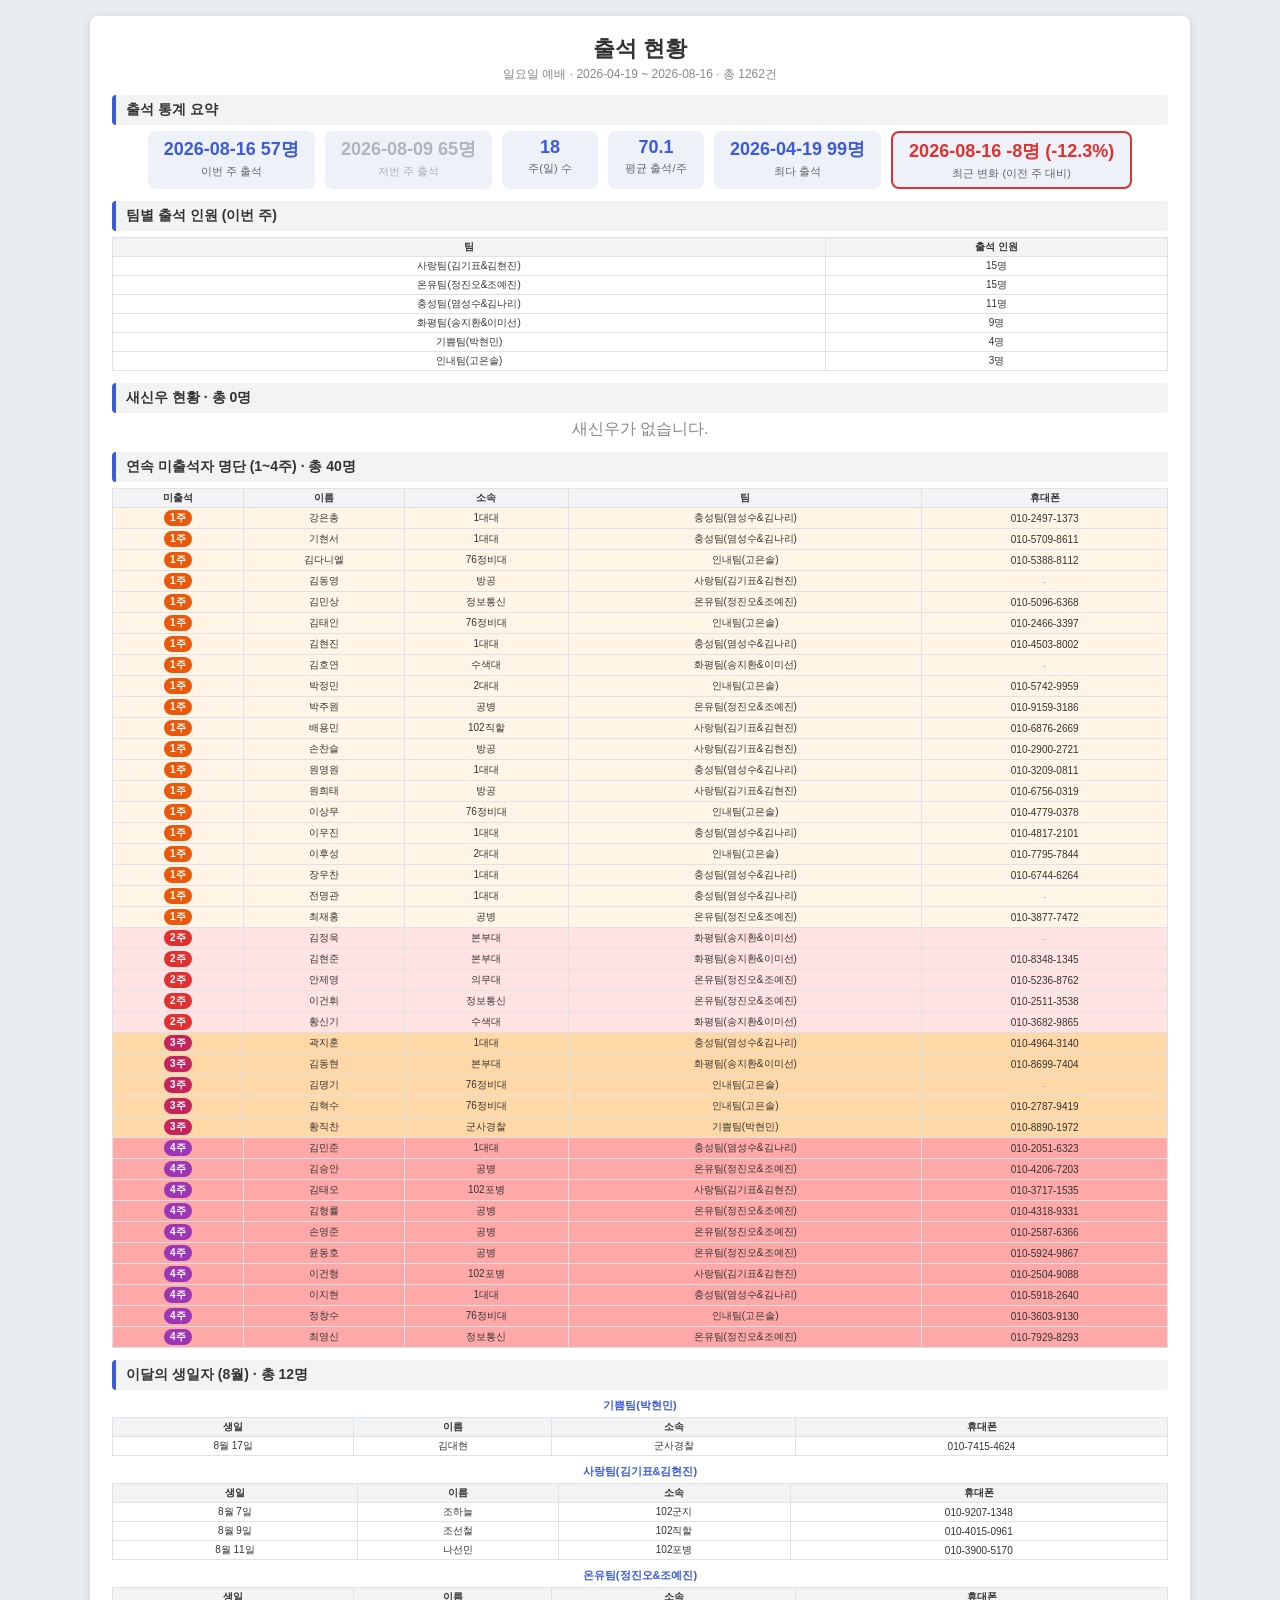
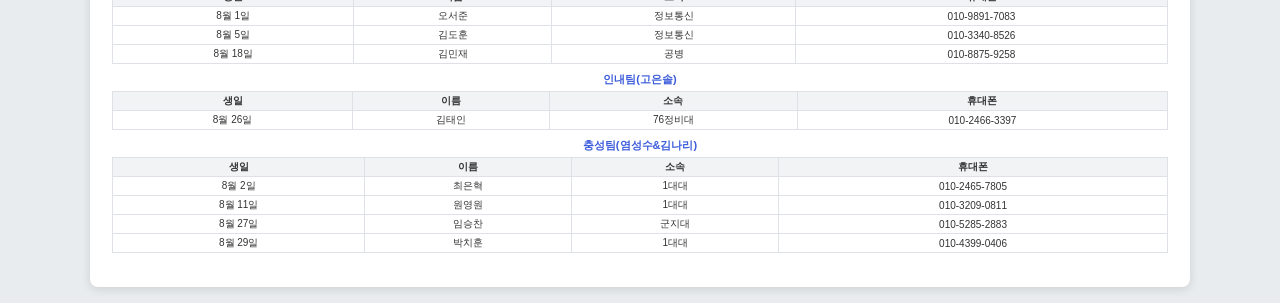
<file: 주일/출석_그래프.html>
<!DOCTYPE html>
<html lang="ko">
<head>
<meta charset="utf-8">
<meta name="viewport" content="width=device-width, initial-scale=1">
<title>출석 현황 그래프</title>
<style>
  * { box-sizing: border-box; }
  body { font-family:'Malgun Gothic','맑은 고딕',sans-serif; background:#e9ecef; margin:0; padding:16px; color:#333; }
  .sheet { background:#fff; max-width:1100px; margin:0 auto; padding:18px 22px 22px; border-radius:8px; box-shadow:0 2px 10px rgba(0,0,0,.12); }
  h1 { text-align:center; margin:0 0 2px; font-size:22px; }
  .sub { text-align:center; color:#888; margin:0 0 12px; font-size:12px; }
  .stat { display:flex; gap:10px; justify-content:center; margin-bottom:12px; flex-wrap:wrap; }
  .stat .box { background:#eef1f8; border-radius:8px; padding:6px 16px; text-align:center; min-width:96px; }
  .stat .box b { display:block; font-size:18px; color:#3b5bdb; }
  .stat .box span { font-size:11px; color:#666; }
  .stat .box.up { border:2px solid #2f9e44; } .stat .box.up b { color:#2f9e44; }
  .stat .box.down { border:2px solid #e03131; } .stat .box.down b { color:#e03131; }
  .stat .box.fade b { color:#adb5bd; } .stat .box.fade span { color:#adb5bd; }
  .card { margin-bottom:12px; }
  .card h2 { font-size:14px; margin:0 0 6px; padding:6px 10px; background:#f1f3f5; border-left:4px solid #3b5bdb; border-radius:4px; }
  .teamhead { text-align:center; font-size:11px; margin:8px 0 4px; color:#3b5bdb; font-weight:bold; }
  table.abs { width:100%; border-collapse:collapse; font-size:10px; }
  table.abs th, table.abs td { border:1px solid #dee2e6; padding:2px 6px; text-align:center; }
  table.abs th { background:#f1f3f5; }
  .w1 { background:#fff4e6; } .w2 { background:#ffe3e3; }
  .w3 { background:#ffd8a8; } .w4 { background:#ffa8a8; }
  .badge { display:inline-block; min-width:16px; padding:1px 6px; border-radius:9px; font-size:10px; font-weight:bold; color:#fff; }
  .badge.b1 { background:#e8590c; } .badge.b2 { background:#e03131; } .badge.b3 { background:#c2255c; } .badge.b4 { background:#9c36b5; }
  .nophone { color:#adb5bd; }
  .nb { display:inline-block; padding:0 6px; margin-left:4px; border-radius:8px; background:#d3f9d8; color:#2b8a3e; font-weight:bold; font-size:9px; vertical-align:1px; }
  @page { size: A4; margin: 8mm; }
  @media print {
    body { background:#fff; padding:0; }
    .sheet { box-shadow:none; border-radius:0; padding:0; max-width:100%; }
    table.abs { font-size:9px; }
    table.abs th, table.abs td { padding:1px 4px; }
    .stat { margin-bottom:6px; }
    .card { margin-bottom:6px; }
  }
</style>
</head>
<body>
<div class="sheet">
<h1>출석 현황</h1>
<p class="sub">일요일 예배 · 2026-04-19 ~ 2026-08-16 · 총 1262건</p>

<div class="card">
  <h2>출석 통계 요약</h2>
  <div class="stat">
    <div class="box"><b>2026-08-16 57명</b><span>이번 주 출석</span></div>
    <div class="box fade"><b>2026-08-09 65명</b><span>저번 주 출석</span></div>
    <div class="box"><b>18</b><span>주(일) 수</span></div>
    <div class="box"><b>70.1</b><span>평균 출석/주</span></div>
    <div class="box"><b>2026-04-19 99명</b><span>최다 출석</span></div>
    <div class="box down"><b>2026-08-16 -8명 (-12.3%)</b><span>최근 변화 (이전 주 대비)</span></div>
  </div>
</div>

<div class="card">
  <h2>팀별 출석 인원 (이번 주)</h2>
  <div class="table-wrap" id="team-wrap"></div>
</div>

<div class="card">
  <h2>새신우 현황 · 총 0명</h2>
  <div class="table-wrap" id="newbie-wrap"></div>
</div>

<div class="card">
  <h2>연속 미출석자 명단 (1~4주) · 총 40명</h2>
  <div class="table-wrap" id="abs-wrap"></div>
</div>

<div class="card">
  <h2>이달의 생일자 (8월) · 총 12명</h2>
  <div class="table-wrap" id="bday-wrap"></div>
</div>
</div>


<script>
const C = {"dates": ["2026-05-03", "2026-05-10", "2026-05-17", "2026-05-24", "2026-05-31", "2026-06-07", "2026-06-14", "2026-06-21", "2026-06-28", "2026-07-05", "2026-07-12", "2026-07-19", "2026-07-26", "2026-08-02", "2026-08-09", "2026-08-16"], "counts": [65, 78, 68, 70, 66, 74, 75, 69, 55, 72, 73, 69, 69, 66, 65, 57], "deltas": [-7, 13, -10, 2, -4, 8, 1, -6, -14, 17, 1, -4, 0, -3, -1, -8], "rates": [-9.7, 20.0, -12.8, 2.9, -5.7, 12.1, 1.4, -8.0, -20.3, 30.9, 1.4, -5.5, 0.0, -4.3, -1.5, -12.3], "total": 1262, "days": 18, "avg": 70.1, "thiswk": "2026-08-16 57명", "lastwk": "2026-08-09 65명", "maxd": "2026-04-19 99명", "absent": [{"name": "강은총", "aff": "1대대", "team": "충성팀(염성수&김나리)", "phone": "010-2497-1373", "w": 1}, {"name": "기현서", "aff": "1대대", "team": "충성팀(염성수&김나리)", "phone": "010-5709-8611", "w": 1}, {"name": "김다니엘", "aff": "76정비대", "team": "인내팀(고은솔)", "phone": "010-5388-8112", "w": 1}, {"name": "김동영", "aff": "방공", "team": "사랑팀(김기표&김현진)", "phone": "", "w": 1}, {"name": "김민상", "aff": "정보통신", "team": "온유팀(정진오&조예진)", "phone": "010-5096-6368", "w": 1}, {"name": "김태인", "aff": "76정비대", "team": "인내팀(고은솔)", "phone": "010-2466-3397", "w": 1}, {"name": "김현진", "aff": "1대대", "team": "충성팀(염성수&김나리)", "phone": "010-4503-8002", "w": 1}, {"name": "김호연", "aff": "수색대", "team": "화평팀(송지환&이미선)", "phone": "", "w": 1}, {"name": "박정민", "aff": "2대대", "team": "인내팀(고은솔)", "phone": "010-5742-9959", "w": 1}, {"name": "박주원", "aff": "공병", "team": "온유팀(정진오&조예진)", "phone": "010-9159-3186", "w": 1}, {"name": "배용민", "aff": "102직할", "team": "사랑팀(김기표&김현진)", "phone": "010-6876-2669", "w": 1}, {"name": "손찬슬", "aff": "방공", "team": "사랑팀(김기표&김현진)", "phone": "010-2900-2721", "w": 1}, {"name": "원영원", "aff": "1대대", "team": "충성팀(염성수&김나리)", "phone": "010-3209-0811", "w": 1}, {"name": "원희태", "aff": "방공", "team": "사랑팀(김기표&김현진)", "phone": "010-6756-0319", "w": 1}, {"name": "이상무", "aff": "76정비대", "team": "인내팀(고은솔)", "phone": "010-4779-0378", "w": 1}, {"name": "이우진", "aff": "1대대", "team": "충성팀(염성수&김나리)", "phone": "010-4817-2101", "w": 1}, {"name": "이후성", "aff": "2대대", "team": "인내팀(고은솔)", "phone": "010-7795-7844", "w": 1}, {"name": "장우찬", "aff": "1대대", "team": "충성팀(염성수&김나리)", "phone": "010-6744-6264", "w": 1}, {"name": "전명관", "aff": "1대대", "team": "충성팀(염성수&김나리)", "phone": "", "w": 1}, {"name": "최재홍", "aff": "공병", "team": "온유팀(정진오&조예진)", "phone": "010-3877-7472", "w": 1}, {"name": "김정욱", "aff": "본부대", "team": "화평팀(송지환&이미선)", "phone": "", "w": 2}, {"name": "김현준", "aff": "본부대", "team": "화평팀(송지환&이미선)", "phone": "010-8348-1345", "w": 2}, {"name": "안제영", "aff": "의무대", "team": "온유팀(정진오&조예진)", "phone": "010-5236-8762", "w": 2}, {"name": "이건휘", "aff": "정보통신", "team": "온유팀(정진오&조예진)", "phone": "010-2511-3538", "w": 2}, {"name": "황신기", "aff": "수색대", "team": "화평팀(송지환&이미선)", "phone": "010-3682-9865", "w": 2}, {"name": "곽지훈", "aff": "1대대", "team": "충성팀(염성수&김나리)", "phone": "010-4964-3140", "w": 3}, {"name": "김동현", "aff": "본부대", "team": "화평팀(송지환&이미선)", "phone": "010-8699-7404", "w": 3}, {"name": "김명기", "aff": "76정비대", "team": "인내팀(고은솔)", "phone": "", "w": 3}, {"name": "김혁수", "aff": "76정비대", "team": "인내팀(고은솔)", "phone": "010-2787-9419", "w": 3}, {"name": "황직찬", "aff": "군사경찰", "team": "기쁨팀(박현민)", "phone": "010-8890-1972", "w": 3}, {"name": "김민준", "aff": "1대대", "team": "충성팀(염성수&김나리)", "phone": "010-2051-6323", "w": 4}, {"name": "김승안", "aff": "공병", "team": "온유팀(정진오&조예진)", "phone": "010-4206-7203", "w": 4}, {"name": "김태오", "aff": "102포병", "team": "사랑팀(김기표&김현진)", "phone": "010-3717-1535", "w": 4}, {"name": "김형률", "aff": "공병", "team": "온유팀(정진오&조예진)", "phone": "010-4318-9331", "w": 4}, {"name": "손영준", "aff": "공병", "team": "온유팀(정진오&조예진)", "phone": "010-2587-6366", "w": 4}, {"name": "윤동호", "aff": "공병", "team": "온유팀(정진오&조예진)", "phone": "010-5924-9867", "w": 4}, {"name": "이건형", "aff": "102포병", "team": "사랑팀(김기표&김현진)", "phone": "010-2504-9088", "w": 4}, {"name": "이지현", "aff": "1대대", "team": "충성팀(염성수&김나리)", "phone": "010-5918-2640", "w": 4}, {"name": "정창수", "aff": "76정비대", "team": "인내팀(고은솔)", "phone": "010-3603-9130", "w": 4}, {"name": "최영신", "aff": "정보통신", "team": "온유팀(정진오&조예진)", "phone": "010-7929-8293", "w": 4}], "bday": [{"name": "오서준", "aff": "정보통신", "team": "온유팀(정진오&조예진)", "phone": "010-9891-7083", "bday": "8월 1일", "day": 1}, {"name": "최은혁", "aff": "1대대", "team": "충성팀(염성수&김나리)", "phone": "010-2465-7805", "bday": "8월 2일", "day": 2}, {"name": "김도훈", "aff": "정보통신", "team": "온유팀(정진오&조예진)", "phone": "010-3340-8526", "bday": "8월 5일", "day": 5}, {"name": "조하늘", "aff": "102군지", "team": "사랑팀(김기표&김현진)", "phone": "010-9207-1348", "bday": "8월 7일", "day": 7}, {"name": "조선철", "aff": "102직할", "team": "사랑팀(김기표&김현진)", "phone": "010-4015-0961", "bday": "8월 9일", "day": 9}, {"name": "나선민", "aff": "102포병", "team": "사랑팀(김기표&김현진)", "phone": "010-3900-5170", "bday": "8월 11일", "day": 11}, {"name": "원영원", "aff": "1대대", "team": "충성팀(염성수&김나리)", "phone": "010-3209-0811", "bday": "8월 11일", "day": 11}, {"name": "김대현", "aff": "군사경찰", "team": "기쁨팀(박현민)", "phone": "010-7415-4624", "bday": "8월 17일", "day": 17}, {"name": "김민재", "aff": "공병", "team": "온유팀(정진오&조예진)", "phone": "010-8875-9258", "bday": "8월 18일", "day": 18}, {"name": "김태인", "aff": "76정비대", "team": "인내팀(고은솔)", "phone": "010-2466-3397", "bday": "8월 26일", "day": 26}, {"name": "임승찬", "aff": "군지대", "team": "충성팀(염성수&김나리)", "phone": "010-5285-2883", "bday": "8월 27일", "day": 27}, {"name": "박치훈", "aff": "1대대", "team": "충성팀(염성수&김나리)", "phone": "010-4399-0406", "bday": "8월 29일", "day": 29}], "teams": [{"team": "사랑팀(김기표&김현진)", "count": 15}, {"team": "온유팀(정진오&조예진)", "count": 15}, {"team": "충성팀(염성수&김나리)", "count": 11}, {"team": "화평팀(송지환&이미선)", "count": 9}, {"team": "기쁨팀(박현민)", "count": 4}, {"team": "인내팀(고은솔)", "count": 3}]};
/* 연속 미출석자 명단 (1~4주) */
(function () {
  const badges = { 1: 'b1', 2: 'b2', 3: 'b3', 4: 'b4' };
  const rows = C.absent.map(function (a) {
    return '<tr class="w' + a.w + '"><td><span class="badge ' + badges[a.w] + '">' + a.w + '주</span></td>' +
      '<td>' + a.name + (a.nb ? ' <span class="nb">새신우</span>' : '') + '</td><td>' + a.aff + '</td><td>' + a.team + '</td>' +
      '<td>' + (a.phone ? a.phone : '<span class="nophone">-</span>') + '</td></tr>';
  }).join('');
  var html = '<table class="abs"><tr><th>미출석</th><th>이름</th><th>소속</th><th>팀</th><th>휴대폰</th></tr>' + rows + '</table>';
  document.getElementById('abs-wrap').innerHTML = html;
})();

/* 팀별 출석 인원 (이번 주) */
(function () {
  const rows = C.teams.map(function (t) {
    return '<tr><td>' + t.team + '</td><td>' + t.count + '명</td></tr>';
  }).join('');
  var html = '<table class="abs"><tr><th>팀</th><th>출석 인원</th></tr>' + rows + '</table>';
  document.getElementById('team-wrap').innerHTML = html;
})();

/* 새신우 현황 */
(function () {
  const list = C.newbies || [];
  if (!list.length) {
    document.getElementById('newbie-wrap').innerHTML = '<p style="text-align:center;color:#888;margin:4px 0">새신우가 없습니다.</p>';
    return;
  }
  const badges = { 1: 'b1', 2: 'b2', 3: 'b3', 4: 'b4' };
  const rows = list.map(function (n, idx) {
    let att;
    if (n.att) {
      att = '출석 ' + n.att;
    } else {
      const wk = n.w || 0;
      att = wk >= 1
        ? '<span class="badge ' + badges[Math.min(wk, 4)] + '">' + Math.min(wk, 99) + '주 연속 미출석</span>'
        : '<span style="color:#e03131">미출석</span>';
    }
    const cls = (!n.att && n.w >= 1) ? ' class="w' + Math.min(n.w, 4) + '"' : '';
    return '<tr' + cls + '><td>' + (idx + 1) + '</td><td>' + n.name + '</td><td>' + n.aff + '</td><td>' + n.team + '</td>' +
      '<td>' + (n.phone ? n.phone : '<span class="nophone">-</span>') + '</td>' +
      '<td>' + att + '</td></tr>';
  }).join('');
  var html = '<table class="abs"><tr><th>No</th><th>이름</th><th>소속</th><th>팀</th><th>휴대폰</th><th>이번 주 출결</th></tr>' + rows + '</table>';
  document.getElementById('newbie-wrap').innerHTML = html;
})();

/* 이달의 생일자 - 팀별로 묶어 표시 */
(function () {
  const byTeam = {};
  C.bday.forEach(function (b) {
    const k = b.team || '-';
    if (!byTeam[k]) byTeam[k] = [];
    byTeam[k].push(b);
  });
  const teams = Object.keys(byTeam).sort();
  let html = '';
  teams.forEach(function (k) {
    html += '<div class="teamhead">' + k + '</div>';
    const rows = byTeam[k].map(function (b) {
      return '<tr><td>' + b.bday + '</td><td>' + b.name + '</td><td>' + b.aff + '</td>' +
        '<td>' + (b.phone ? b.phone : '<span class="nophone">-</span>') + '</td></tr>';
    }).join('');
    html += '<table class="abs"><tr><th>생일</th><th>이름</th><th>소속</th><th>휴대폰</th></tr>' + rows + '</table>';
  });
  document.getElementById('bday-wrap').innerHTML = html;
})();
</script>
</body>
</html>
</file>
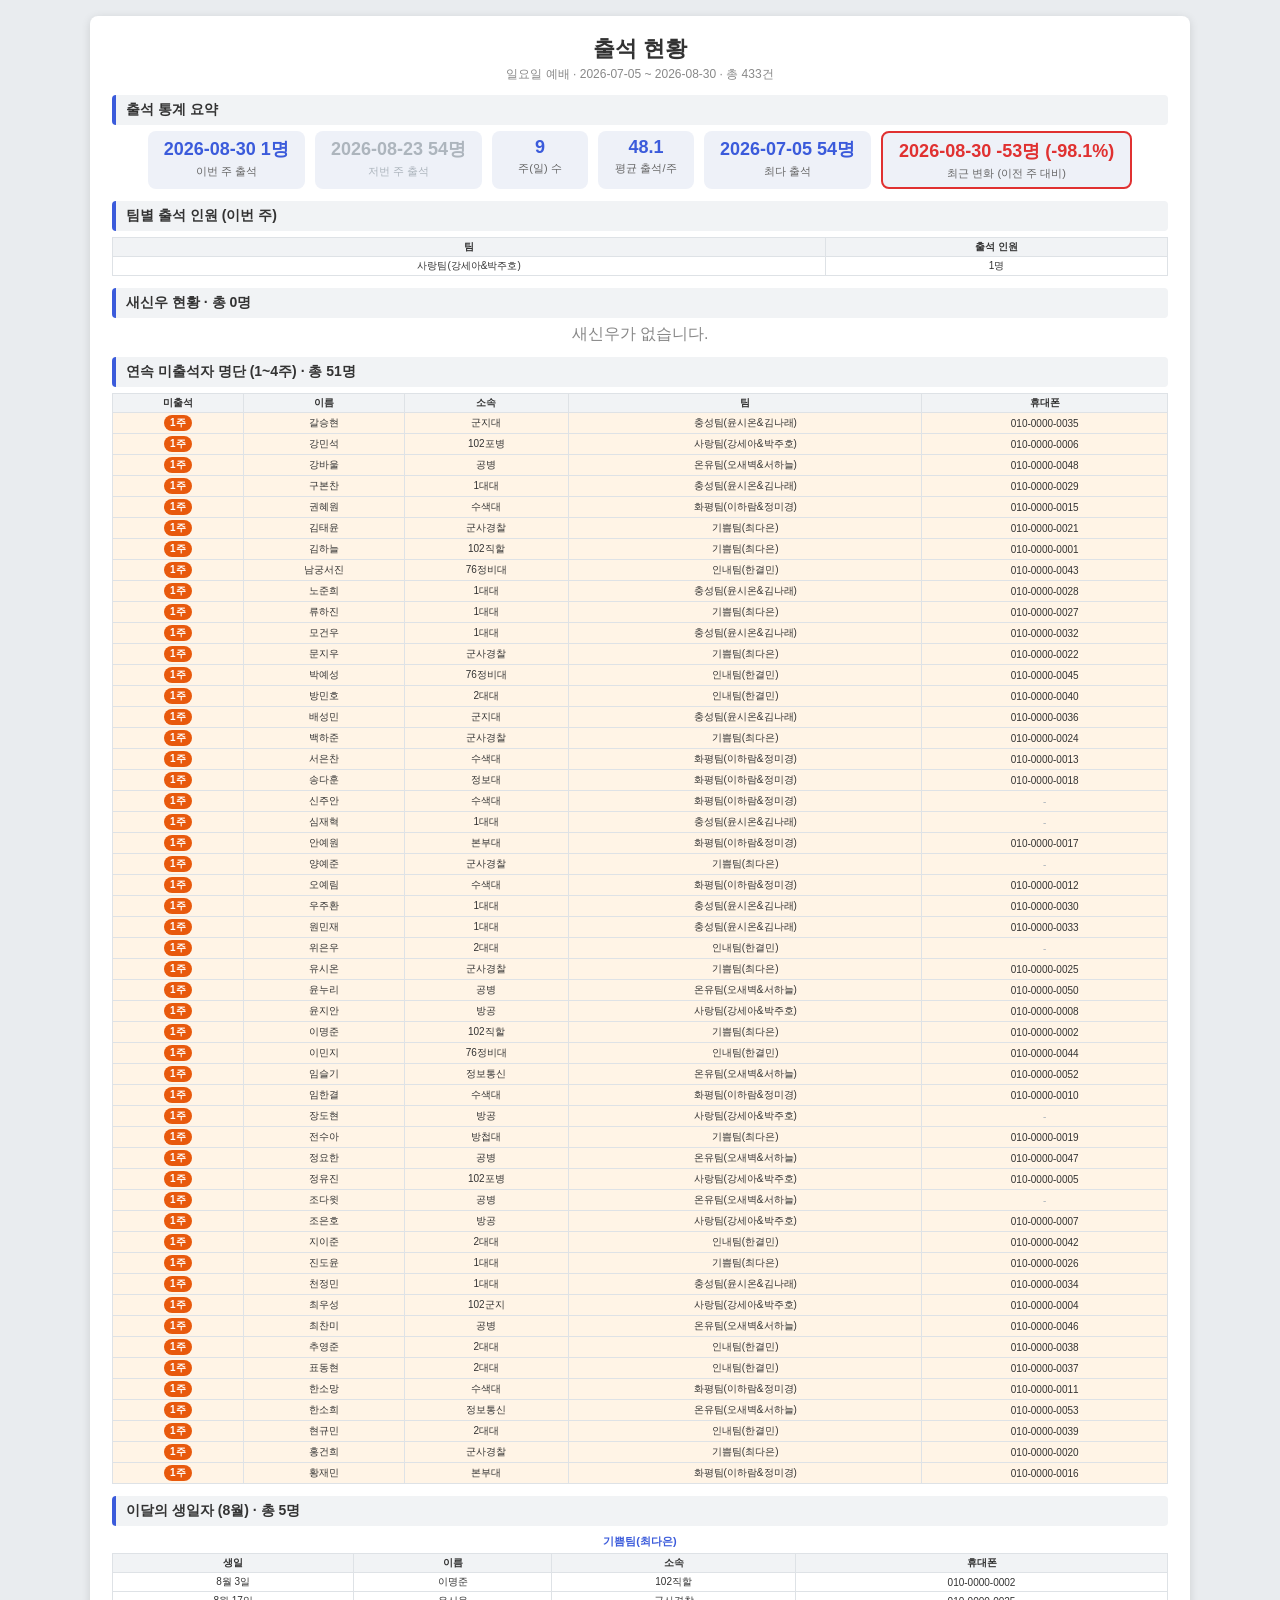
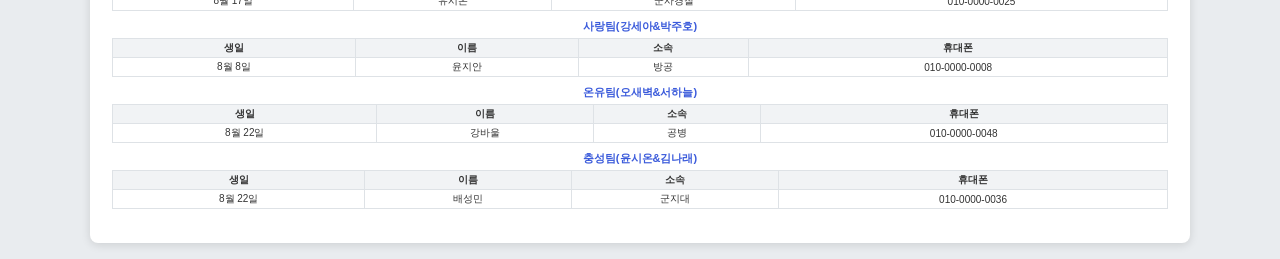
<file: 주일/출석_그래프_commercial.html>
<!DOCTYPE html>
<html lang="ko">
<head>
<meta charset="utf-8">
<meta name="viewport" content="width=device-width, initial-scale=1">
<title>출석 현황 그래프</title>
<style>
  * { box-sizing: border-box; }
  body { font-family:'Malgun Gothic','맑은 고딕',sans-serif; background:#e9ecef; margin:0; padding:16px; color:#333; }
  .sheet { background:#fff; max-width:1100px; margin:0 auto; padding:18px 22px 22px; border-radius:8px; box-shadow:0 2px 10px rgba(0,0,0,.12); }
  h1 { text-align:center; margin:0 0 2px; font-size:22px; }
  .sub { text-align:center; color:#888; margin:0 0 12px; font-size:12px; }
  .stat { display:flex; gap:10px; justify-content:center; margin-bottom:12px; flex-wrap:wrap; }
  .stat .box { background:#eef1f8; border-radius:8px; padding:6px 16px; text-align:center; min-width:96px; }
  .stat .box b { display:block; font-size:18px; color:#3b5bdb; }
  .stat .box span { font-size:11px; color:#666; }
  .stat .box.up { border:2px solid #2f9e44; } .stat .box.up b { color:#2f9e44; }
  .stat .box.down { border:2px solid #e03131; } .stat .box.down b { color:#e03131; }
  .stat .box.fade b { color:#adb5bd; } .stat .box.fade span { color:#adb5bd; }
  .card { margin-bottom:12px; }
  .card h2 { font-size:14px; margin:0 0 6px; padding:6px 10px; background:#f1f3f5; border-left:4px solid #3b5bdb; border-radius:4px; }
  .teamhead { text-align:center; font-size:11px; margin:8px 0 4px; color:#3b5bdb; font-weight:bold; }
  table.abs { width:100%; border-collapse:collapse; font-size:10px; }
  table.abs th, table.abs td { border:1px solid #dee2e6; padding:2px 6px; text-align:center; }
  table.abs th { background:#f1f3f5; }
  .w1 { background:#fff4e6; } .w2 { background:#ffe3e3; }
  .w3 { background:#ffd8a8; } .w4 { background:#ffa8a8; }
  table.abs tr.unauth td { background:#ffc9c9 !important; color:#c92a2a; font-weight:bold; }
  .badge { display:inline-block; min-width:16px; padding:1px 6px; border-radius:9px; font-size:10px; font-weight:bold; color:#fff; }
  .badge.b1 { background:#e8590c; } .badge.b2 { background:#e03131; } .badge.b3 { background:#c2255c; } .badge.b4 { background:#9c36b5; }
  .nophone { color:#adb5bd; }
  .nb { display:inline-block; padding:0 6px; margin-left:4px; border-radius:8px; background:#d3f9d8; color:#2b8a3e; font-weight:bold; font-size:9px; vertical-align:1px; }
  .wtag { display:inline-block; padding:1px 6px; margin:1px 2px; border-radius:4px; background:#e7f5ff; color:#1971c2; font-size:9px; font-weight:bold; white-space:nowrap; }
  .wflow { margin:0 2px; color:#adb5bd; font-weight:bold; }
  @page { size: A4; margin: 8mm; }
  @media print {
    body { background:#fff; padding:0; }
    .sheet { box-shadow:none; border-radius:0; padding:0; max-width:100%; }
    table.abs { font-size:9px; }
    table.abs th, table.abs td { padding:1px 4px; }
    .stat { margin-bottom:6px; }
    .card { margin-bottom:6px; }
  }
</style>
</head>
<body>
<div class="sheet">
<h1>출석 현황</h1>
<p class="sub">일요일 예배 · 2026-07-05 ~ 2026-08-30 · 총 433건</p>

<div class="card">
  <h2>출석 통계 요약</h2>
  <div class="stat">
    <div class="box"><b>2026-08-30 1명</b><span>이번 주 출석</span></div>
    <div class="box fade"><b>2026-08-23 54명</b><span>저번 주 출석</span></div>
    <div class="box"><b>9</b><span>주(일) 수</span></div>
    <div class="box"><b>48.1</b><span>평균 출석/주</span></div>
    <div class="box"><b>2026-07-05 54명</b><span>최다 출석</span></div>
    <div class="box down"><b>2026-08-30 -53명 (-98.1%)</b><span>최근 변화 (이전 주 대비)</span></div>
  </div>
</div>

<div class="card">
  <h2>팀별 출석 인원 (이번 주)</h2>
  <div class="table-wrap" id="team-wrap"></div>
</div>

<div class="card">
  <h2>새신우 현황 · 총 0명</h2>
  <div class="table-wrap" id="newbie-wrap"></div>
</div>

<div class="card">
  <h2>연속 미출석자 명단 (1~4주) · 총 51명</h2>
  <div class="table-wrap" id="abs-wrap"></div>
</div>

<div class="card">
  <h2>이달의 생일자 (8월) · 총 5명</h2>
  <div class="table-wrap" id="bday-wrap"></div>
</div>
</div>


<script>
const C = {"dates": ["2026-07-05", "2026-07-12", "2026-07-19", "2026-07-26", "2026-08-02", "2026-08-09", "2026-08-16", "2026-08-23", "2026-08-30"], "counts": [54, 54, 54, 54, 54, 54, 54, 54, 1], "deltas": [null, 0, 0, 0, 0, 0, 0, 0, -53], "rates": [null, 0.0, 0.0, 0.0, 0.0, 0.0, 0.0, 0.0, -98.1], "total": 433, "days": 9, "avg": 48.1, "thiswk": "2026-08-30 1명", "lastwk": "2026-08-23 54명", "maxd": "2026-07-05 54명", "absent": [{"name": "갈승현", "aff": "군지대", "phone": "010-0000-0035", "w": 1, "nb": false, "team": "충성팀(윤시온&김나래)"}, {"name": "강민석", "aff": "102포병", "phone": "010-0000-0006", "w": 1, "nb": false, "team": "사랑팀(강세아&박주호)"}, {"name": "강바울", "aff": "공병", "phone": "010-0000-0048", "w": 1, "nb": false, "team": "온유팀(오새벽&서하늘)"}, {"name": "구본찬", "aff": "1대대", "phone": "010-0000-0029", "w": 1, "nb": false, "team": "충성팀(윤시온&김나래)"}, {"name": "권혜원", "aff": "수색대", "phone": "010-0000-0015", "w": 1, "nb": false, "team": "화평팀(이하람&정미경)"}, {"name": "김태윤", "aff": "군사경찰", "phone": "010-0000-0021", "w": 1, "nb": false, "team": "기쁨팀(최다은)"}, {"name": "김하늘", "aff": "102직할", "phone": "010-0000-0001", "w": 1, "nb": false, "team": "기쁨팀(최다은)"}, {"name": "남궁서진", "aff": "76정비대", "phone": "010-0000-0043", "w": 1, "nb": false, "team": "인내팀(한결민)"}, {"name": "노준희", "aff": "1대대", "phone": "010-0000-0028", "w": 1, "nb": false, "team": "충성팀(윤시온&김나래)"}, {"name": "류하진", "aff": "1대대", "phone": "010-0000-0027", "w": 1, "nb": false, "team": "기쁨팀(최다은)"}, {"name": "모건우", "aff": "1대대", "phone": "010-0000-0032", "w": 1, "nb": false, "team": "충성팀(윤시온&김나래)"}, {"name": "문지우", "aff": "군사경찰", "phone": "010-0000-0022", "w": 1, "nb": false, "team": "기쁨팀(최다은)"}, {"name": "박예성", "aff": "76정비대", "phone": "010-0000-0045", "w": 1, "nb": false, "team": "인내팀(한결민)"}, {"name": "방민호", "aff": "2대대", "phone": "010-0000-0040", "w": 1, "nb": false, "team": "인내팀(한결민)"}, {"name": "배성민", "aff": "군지대", "phone": "010-0000-0036", "w": 1, "nb": false, "team": "충성팀(윤시온&김나래)"}, {"name": "백하준", "aff": "군사경찰", "phone": "010-0000-0024", "w": 1, "nb": false, "team": "기쁨팀(최다은)"}, {"name": "서은찬", "aff": "수색대", "phone": "010-0000-0013", "w": 1, "nb": false, "team": "화평팀(이하람&정미경)"}, {"name": "송다훈", "aff": "정보대", "phone": "010-0000-0018", "w": 1, "nb": false, "team": "화평팀(이하람&정미경)"}, {"name": "신주안", "aff": "수색대", "phone": "", "w": 1, "nb": false, "team": "화평팀(이하람&정미경)"}, {"name": "심재혁", "aff": "1대대", "phone": "", "w": 1, "nb": false, "team": "충성팀(윤시온&김나래)"}, {"name": "안예원", "aff": "본부대", "phone": "010-0000-0017", "w": 1, "nb": false, "team": "화평팀(이하람&정미경)"}, {"name": "양예준", "aff": "군사경찰", "phone": "", "w": 1, "nb": false, "team": "기쁨팀(최다은)"}, {"name": "오예림", "aff": "수색대", "phone": "010-0000-0012", "w": 1, "nb": false, "team": "화평팀(이하람&정미경)"}, {"name": "우주환", "aff": "1대대", "phone": "010-0000-0030", "w": 1, "nb": false, "team": "충성팀(윤시온&김나래)"}, {"name": "원민재", "aff": "1대대", "phone": "010-0000-0033", "w": 1, "nb": false, "team": "충성팀(윤시온&김나래)"}, {"name": "위은우", "aff": "2대대", "phone": "", "w": 1, "nb": false, "team": "인내팀(한결민)"}, {"name": "유시온", "aff": "군사경찰", "phone": "010-0000-0025", "w": 1, "nb": false, "team": "기쁨팀(최다은)"}, {"name": "윤누리", "aff": "공병", "phone": "010-0000-0050", "w": 1, "nb": false, "team": "온유팀(오새벽&서하늘)"}, {"name": "윤지안", "aff": "방공", "phone": "010-0000-0008", "w": 1, "nb": false, "team": "사랑팀(강세아&박주호)"}, {"name": "이명준", "aff": "102직할", "phone": "010-0000-0002", "w": 1, "nb": false, "team": "기쁨팀(최다은)"}, {"name": "이민지", "aff": "76정비대", "phone": "010-0000-0044", "w": 1, "nb": false, "team": "인내팀(한결민)"}, {"name": "임슬기", "aff": "정보통신", "phone": "010-0000-0052", "w": 1, "nb": false, "team": "온유팀(오새벽&서하늘)"}, {"name": "임한결", "aff": "수색대", "phone": "010-0000-0010", "w": 1, "nb": false, "team": "화평팀(이하람&정미경)"}, {"name": "장도현", "aff": "방공", "phone": "", "w": 1, "nb": false, "team": "사랑팀(강세아&박주호)"}, {"name": "전수아", "aff": "방첩대", "phone": "010-0000-0019", "w": 1, "nb": false, "team": "기쁨팀(최다은)"}, {"name": "정요한", "aff": "공병", "phone": "010-0000-0047", "w": 1, "nb": false, "team": "온유팀(오새벽&서하늘)"}, {"name": "정유진", "aff": "102포병", "phone": "010-0000-0005", "w": 1, "nb": false, "team": "사랑팀(강세아&박주호)"}, {"name": "조다윗", "aff": "공병", "phone": "", "w": 1, "nb": false, "team": "온유팀(오새벽&서하늘)"}, {"name": "조은호", "aff": "방공", "phone": "010-0000-0007", "w": 1, "nb": false, "team": "사랑팀(강세아&박주호)"}, {"name": "지이준", "aff": "2대대", "phone": "010-0000-0042", "w": 1, "nb": false, "team": "인내팀(한결민)"}, {"name": "진도윤", "aff": "1대대", "phone": "010-0000-0026", "w": 1, "nb": false, "team": "기쁨팀(최다은)"}, {"name": "천정민", "aff": "1대대", "phone": "010-0000-0034", "w": 1, "nb": false, "team": "충성팀(윤시온&김나래)"}, {"name": "최우성", "aff": "102군지", "phone": "010-0000-0004", "w": 1, "nb": false, "team": "사랑팀(강세아&박주호)"}, {"name": "최찬미", "aff": "공병", "phone": "010-0000-0046", "w": 1, "nb": false, "team": "온유팀(오새벽&서하늘)"}, {"name": "추영준", "aff": "2대대", "phone": "010-0000-0038", "w": 1, "nb": false, "team": "인내팀(한결민)"}, {"name": "표동현", "aff": "2대대", "phone": "010-0000-0037", "w": 1, "nb": false, "team": "인내팀(한결민)"}, {"name": "한소망", "aff": "수색대", "phone": "010-0000-0011", "w": 1, "nb": false, "team": "화평팀(이하람&정미경)"}, {"name": "한소희", "aff": "정보통신", "phone": "010-0000-0053", "w": 1, "nb": false, "team": "온유팀(오새벽&서하늘)"}, {"name": "현규민", "aff": "2대대", "phone": "010-0000-0039", "w": 1, "nb": false, "team": "인내팀(한결민)"}, {"name": "홍건희", "aff": "군사경찰", "phone": "010-0000-0020", "w": 1, "nb": false, "team": "기쁨팀(최다은)"}, {"name": "황재민", "aff": "본부대", "phone": "010-0000-0016", "w": 1, "nb": false, "team": "화평팀(이하람&정미경)"}], "bday": [{"name": "이명준", "aff": "102직할", "team": "기쁨팀(최다은)", "phone": "010-0000-0002", "bday": "8월 3일", "day": 3}, {"name": "윤지안", "aff": "방공", "team": "사랑팀(강세아&박주호)", "phone": "010-0000-0008", "bday": "8월 8일", "day": 8}, {"name": "유시온", "aff": "군사경찰", "team": "기쁨팀(최다은)", "phone": "010-0000-0025", "bday": "8월 17일", "day": 17}, {"name": "강바울", "aff": "공병", "team": "온유팀(오새벽&서하늘)", "phone": "010-0000-0048", "bday": "8월 22일", "day": 22}, {"name": "배성민", "aff": "군지대", "team": "충성팀(윤시온&김나래)", "phone": "010-0000-0036", "bday": "8월 22일", "day": 22}], "teams": [{"team": "사랑팀(강세아&박주호)", "count": 1}], "team_attendees": [{"name": "박서연", "aff": "102군지", "team": "사랑팀(강세아&박주호)", "phone": "010-0000-0003", "time": "18:51:27"}], "newbies": []};
/* 연속 미출석자 명단 (1~4주) */
(function () {
  const badges = { 1: 'b1', 2: 'b2', 3: 'b3', 4: 'b4' };
  const useReason = C.absent.length > 0 && C.absent[0].hasOwnProperty('reason');
  const rows = C.absent.map(function (a) {
    let flow;
    if (useReason) {
      flow = String(a.reason || '').split('→').map(function (s) {
        s = s.trim();
        return s ? '<span class="wtag">' + s + '</span>' : '';
      }).filter(Boolean).join('<span class="wflow">→</span>');
      if (!flow) flow = '<span class="wtag">-</span>';
    } else {
      flow = a.team || '';
    }
    return '<tr class="w' + a.w + (a.unauth ? ' unauth' : '') + '"><td><span class="badge ' + badges[a.w] + '">' + a.w + '주</span></td>' +
      '<td>' + a.name + (a.nb ? ' <span class="nb">새신우</span>' : '') + '</td><td>' + a.aff + '</td><td>' + flow + '</td>' +
      '<td>' + (a.phone ? a.phone : '<span class="nophone">-</span>') + '</td></tr>';
  }).join('');
  var col = useReason ? '미출석 사유' : '팀';
  var html = '<table class="abs"><tr><th>미출석</th><th>이름</th><th>소속</th><th>' + col + '</th><th>휴대폰</th></tr>' + rows + '</table>';
  document.getElementById('abs-wrap').innerHTML = html;
})();

/* 팀별 출석 인원 (이번 주) */
(function () {
  const rows = C.teams.map(function (t) {
    return '<tr><td>' + t.team + '</td><td>' + t.count + '명</td></tr>';
  }).join('');
  var html = '<table class="abs"><tr><th>팀</th><th>출석 인원</th></tr>' + rows + '</table>';
  document.getElementById('team-wrap').innerHTML = html;
})();

/* 새신우 현황 */
(function () {
  const list = C.newbies || [];
  if (!list.length) {
    document.getElementById('newbie-wrap').innerHTML = '<p style="text-align:center;color:#888;margin:4px 0">새신우가 없습니다.</p>';
    return;
  }
  const badges = { 1: 'b1', 2: 'b2', 3: 'b3', 4: 'b4' };
  const rows = list.map(function (n, idx) {
    let att;
    if (n.att) {
      att = '출석 ' + n.att;
    } else {
      const wk = n.w || 0;
      att = wk >= 1
        ? '<span class="badge ' + badges[Math.min(wk, 4)] + '">' + Math.min(wk, 99) + '주 연속 미출석</span>'
        : '<span style="color:#e03131">미출석</span>';
    }
    const cls = (!n.att && n.w >= 1) ? ' class="w' + Math.min(n.w, 4) + '"' : '';
    return '<tr' + cls + '><td>' + (idx + 1) + '</td><td>' + n.name + '</td><td>' + n.aff + '</td><td>' + n.team + '</td>' +
      '<td>' + (n.phone ? n.phone : '<span class="nophone">-</span>') + '</td>' +
      '<td>' + att + '</td></tr>';
  }).join('');
  var html = '<table class="abs"><tr><th>No</th><th>이름</th><th>소속</th><th>팀</th><th>휴대폰</th><th>이번 주 출결</th></tr>' + rows + '</table>';
  document.getElementById('newbie-wrap').innerHTML = html;
})();

/* 이달의 생일자 - 팀별로 묶어 표시 */
(function () {
  const byTeam = {};
  C.bday.forEach(function (b) {
    const k = b.team || '-';
    if (!byTeam[k]) byTeam[k] = [];
    byTeam[k].push(b);
  });
  const teams = Object.keys(byTeam).sort();
  let html = '';
  teams.forEach(function (k) {
    html += '<div class="teamhead">' + k + '</div>';
    const rows = byTeam[k].map(function (b) {
      return '<tr><td>' + b.bday + '</td><td>' + b.name + '</td><td>' + b.aff + '</td>' +
        '<td>' + (b.phone ? b.phone : '<span class="nophone">-</span>') + '</td></tr>';
    }).join('');
    html += '<table class="abs"><tr><th>생일</th><th>이름</th><th>소속</th><th>휴대폰</th></tr>' + rows + '</table>';
  });
  document.getElementById('bday-wrap').innerHTML = html;
})();
</script>
</body>
</html>
</file>
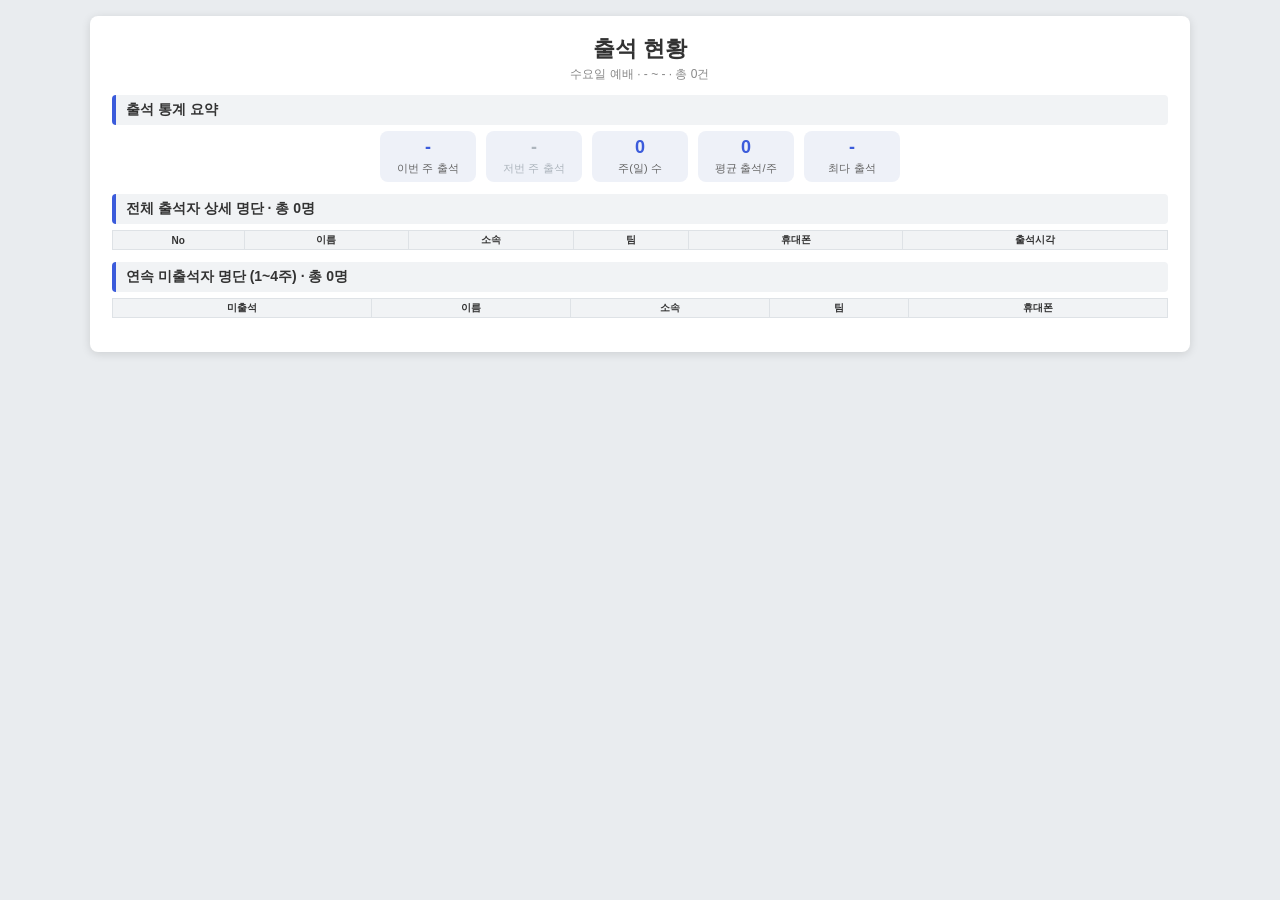
<file: 주일/출석_그래프_dev.html>
<!DOCTYPE html>
<html lang="ko">
<head>
<meta charset="utf-8">
<meta name="viewport" content="width=device-width, initial-scale=1">
<title>출석 현황 그래프</title>
<style>
  * { box-sizing: border-box; }
  body { font-family:'Malgun Gothic','맑은 고딕',sans-serif; background:#e9ecef; margin:0; padding:16px; color:#333; }
  .sheet { background:#fff; max-width:1100px; margin:0 auto; padding:18px 22px 22px; border-radius:8px; box-shadow:0 2px 10px rgba(0,0,0,.12); }
  h1 { text-align:center; margin:0 0 2px; font-size:22px; }
  .sub { text-align:center; color:#888; margin:0 0 12px; font-size:12px; }
  .stat { display:flex; gap:10px; justify-content:center; margin-bottom:12px; flex-wrap:wrap; }
  .stat .box { background:#eef1f8; border-radius:8px; padding:6px 16px; text-align:center; min-width:96px; }
  .stat .box b { display:block; font-size:18px; color:#3b5bdb; }
  .stat .box span { font-size:11px; color:#666; }
  .stat .box.up { border:2px solid #2f9e44; } .stat .box.up b { color:#2f9e44; }
  .stat .box.down { border:2px solid #e03131; } .stat .box.down b { color:#e03131; }
  .stat .box.fade b { color:#adb5bd; } .stat .box.fade span { color:#adb5bd; }
  .card { margin-bottom:12px; }
  .card h2 { font-size:14px; margin:0 0 6px; padding:6px 10px; background:#f1f3f5; border-left:4px solid #3b5bdb; border-radius:4px; }
  .teamhead { text-align:center; font-size:11px; margin:8px 0 4px; color:#3b5bdb; font-weight:bold; }
  table.abs { width:100%; border-collapse:collapse; font-size:10px; }
  table.abs th, table.abs td { border:1px solid #dee2e6; padding:2px 6px; text-align:center; }
  table.abs th { background:#f1f3f5; }
  .w1 { background:#fff4e6; } .w2 { background:#ffe3e3; }
  .w3 { background:#ffd8a8; } .w4 { background:#ffa8a8; }
  .badge { display:inline-block; min-width:16px; padding:1px 6px; border-radius:9px; font-size:10px; font-weight:bold; color:#fff; }
  .badge.b1 { background:#e8590c; } .badge.b2 { background:#e03131; } .badge.b3 { background:#c2255c; } .badge.b4 { background:#9c36b5; }
  .nophone { color:#adb5bd; }
  .nb { display:inline-block; padding:0 6px; margin-left:4px; border-radius:8px; background:#d3f9d8; color:#2b8a3e; font-weight:bold; font-size:9px; vertical-align:1px; }
  @page { size: A4; margin: 8mm; }
  @media print {
    body { background:#fff; padding:0; }
    .sheet { box-shadow:none; border-radius:0; padding:0; max-width:100%; }
    table.abs { font-size:9px; }
    table.abs th, table.abs td { padding:1px 4px; }
    .stat { margin-bottom:6px; }
    .card { margin-bottom:6px; }
  }
</style>
</head>
<body>
<div class="sheet">
<h1>출석 현황</h1>
<p class="sub">수요일 예배 · - ~ - · 총 0건</p>

<div class="card">
  <h2>출석 통계 요약</h2>
  <div class="stat">
    <div class="box"><b>-</b><span>이번 주 출석</span></div>
    <div class="box fade"><b>-</b><span>저번 주 출석</span></div>
    <div class="box"><b>0</b><span>주(일) 수</span></div>
    <div class="box"><b>0</b><span>평균 출석/주</span></div>
    <div class="box"><b>-</b><span>최다 출석</span></div>
  </div>
</div>

<div class="card">
  <h2>전체 출석자 상세 명단 · 총 0명</h2>
  <div class="table-wrap" id="team-wrap"></div>
</div>



<div class="card">
  <h2>연속 미출석자 명단 (1~4주) · 총 0명</h2>
  <div class="table-wrap" id="abs-wrap"></div>
</div>


</div>


<script>
const C = {"dates": [], "counts": [], "deltas": [null], "rates": [null], "total": 0, "days": 0, "avg": 0, "thiswk": "", "lastwk": "", "maxd": "", "absent": [], "bday": [{"name": "오서준", "aff": "정보통신", "team": "온유팀(김은혜)", "phone": "010-9891-7083", "bday": "8월 1일", "day": 1}, {"name": "최은혁", "aff": "1대대", "team": "충성팀(염성수&김나리)", "phone": "010-2465-7805", "bday": "8월 2일", "day": 2}, {"name": "김도훈", "aff": "정보통신", "team": "온유팀(김은혜)", "phone": "010-3340-8526", "bday": "8월 5일", "day": 5}, {"name": "조하늘", "aff": "102군지", "team": "사랑팀(김기표&김현진)", "phone": "010-9207-1348", "bday": "8월 7일", "day": 7}, {"name": "조선철", "aff": "102직할", "team": "사랑팀(김기표&김현진)", "phone": "010-4015-0961", "bday": "8월 9일", "day": 9}, {"name": "나선민", "aff": "102포병", "team": "사랑팀(김기표&김현진)", "phone": "010-3900-5170", "bday": "8월 11일", "day": 11}, {"name": "원영원", "aff": "1대대", "team": "충성팀(염성수&김나리)", "phone": "010-3209-0811", "bday": "8월 11일", "day": 11}, {"name": "김대현", "aff": "군사경찰", "team": "기쁨팀(박현민&노소정)", "phone": "010-7415-4624", "bday": "8월 17일", "day": 17}, {"name": "김민재", "aff": "공병", "team": "자비팀(조예진)", "phone": "010-8875-9258", "bday": "8월 18일", "day": 18}, {"name": "김주원", "aff": "102직할", "team": "사랑팀(김기표&김현진)", "phone": "010-2652-5433", "bday": "8월 20일", "day": 20}, {"name": "김정현", "aff": "의무대", "team": "온유팀(김은혜)", "phone": "010-5966-2108", "bday": "8월 21일", "day": 21}, {"name": "김태인", "aff": "76정비대", "team": "인내팀(고은솔&강계승)", "phone": "010-2466-3397", "bday": "8월 26일", "day": 26}, {"name": "임승찬", "aff": "군지대", "team": "충성팀(염성수&김나리)", "phone": "010-5285-2883", "bday": "8월 27일", "day": 27}, {"name": "박치훈", "aff": "1대대", "team": "충성팀(염성수&김나리)", "phone": "010-4399-0406", "bday": "8월 29일", "day": 29}], "teams": [], "team_attendees": [], "newbies": [{"name": "박종현", "aff": "수색대", "team": "화평팀(송지환&이미선)", "phone": "010-5405-7546", "att": "", "w": 0}, {"name": "심예찬", "aff": "인사지원", "team": "화평팀(송지환&이미선)", "phone": "010-7620-9954", "att": "", "w": 0}, {"name": "이율기", "aff": "공병", "team": "자비팀(조예진)", "phone": "010-3854-8253", "att": "", "w": 0}, {"name": "임윤상", "aff": "2대대", "team": "인내팀(고은솔&강계승)", "phone": "010-4006-5789", "att": "", "w": 0}, {"name": "정수찬", "aff": "인사지원", "team": "화평팀(송지환&이미선)", "phone": "010-8793-0016", "att": "", "w": 0}, {"name": "홍석우", "aff": "본부대", "team": "화평팀(송지환&이미선)", "phone": "010-8822-5335", "att": "", "w": 0}]};
/* 연속 미출석자 명단 (1~4주) */
(function () {
  const badges = { 1: 'b1', 2: 'b2', 3: 'b3', 4: 'b4' };
  const rows = C.absent.map(function (a) {
    return '<tr class="w' + a.w + '"><td><span class="badge ' + badges[a.w] + '">' + a.w + '주</span></td>' +
      '<td>' + a.name + (a.nb ? ' <span class="nb">새신우</span>' : '') + '</td><td>' + a.aff + '</td><td>' + a.team + '</td>' +
      '<td>' + (a.phone ? a.phone : '<span class="nophone">-</span>') + '</td></tr>';
  }).join('');
  var html = '<table class="abs"><tr><th>미출석</th><th>이름</th><th>소속</th><th>팀</th><th>휴대폰</th></tr>' + rows + '</table>';
  document.getElementById('abs-wrap').innerHTML = html;
})();

/* 팀 출석자 상세 명단 */
(function () {
  const rows = (C.team_attendees || []).map(function (a, idx) {
    return '<tr><td>' + (idx + 1) + '</td><td>' + a.name + '</td><td>' + a.aff + '</td><td>' + a.team + '</td>' +
      '<td>' + (a.phone ? a.phone : '<span class="nophone">-</span>') + '</td><td>' + a.time + '</td></tr>';
  }).join('');
  var html = '<table class="abs"><tr><th>No</th><th>이름</th><th>소속</th><th>팀</th><th>휴대폰</th><th>출석시각</th></tr>' + rows + '</table>';
  document.getElementById('team-wrap').innerHTML = html;
})();

</script>
</body>
</html>
</file>
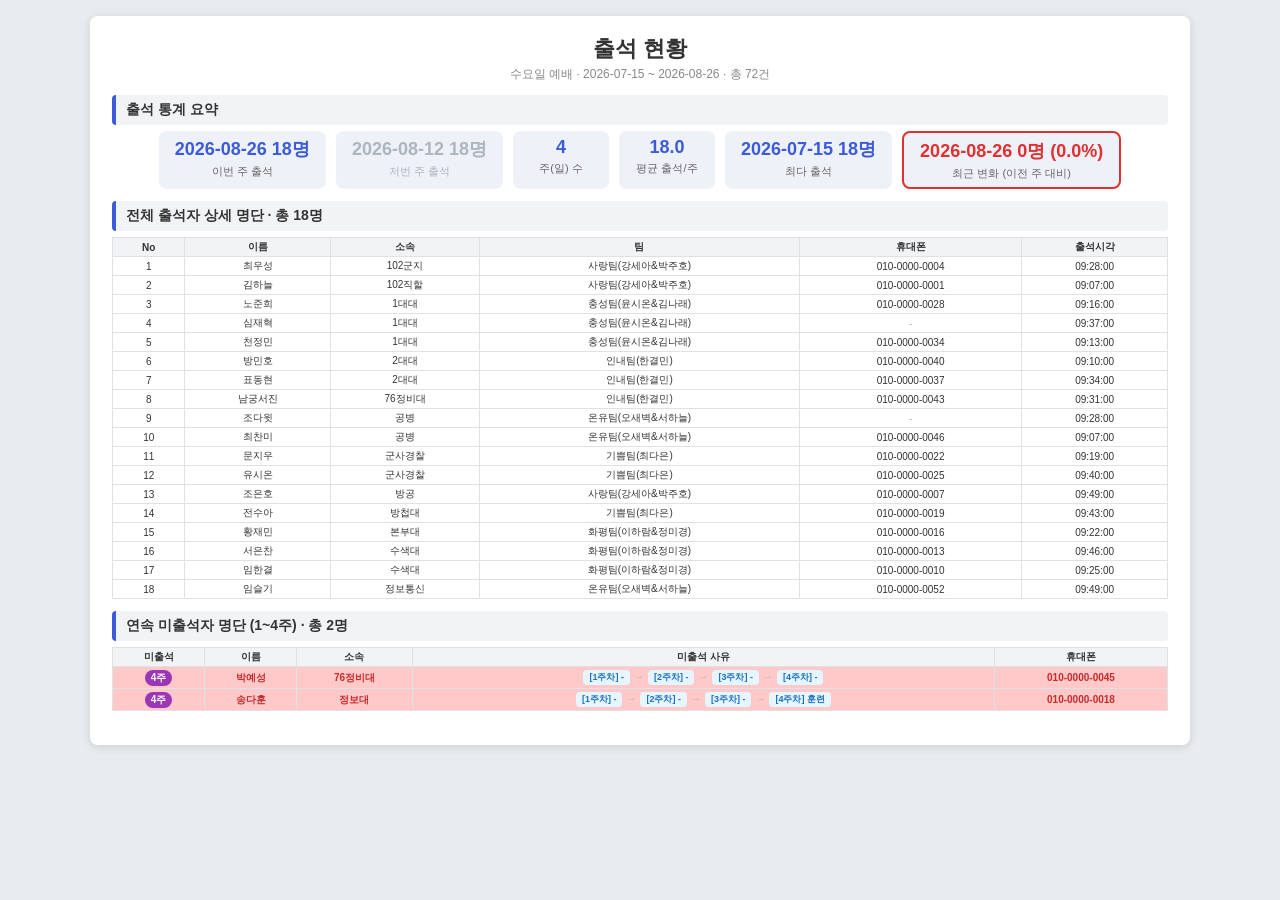
<file: 주일/data/통계_commercial/출석_그래프_20260826.html>
<!DOCTYPE html>
<html lang="ko">
<head>
<meta charset="utf-8">
<meta name="viewport" content="width=device-width, initial-scale=1">
<title>출석 현황 그래프</title>
<style>
  * { box-sizing: border-box; }
  body { font-family:'Malgun Gothic','맑은 고딕',sans-serif; background:#e9ecef; margin:0; padding:16px; color:#333; }
  .sheet { background:#fff; max-width:1100px; margin:0 auto; padding:18px 22px 22px; border-radius:8px; box-shadow:0 2px 10px rgba(0,0,0,.12); }
  h1 { text-align:center; margin:0 0 2px; font-size:22px; }
  .sub { text-align:center; color:#888; margin:0 0 12px; font-size:12px; }
  .stat { display:flex; gap:10px; justify-content:center; margin-bottom:12px; flex-wrap:wrap; }
  .stat .box { background:#eef1f8; border-radius:8px; padding:6px 16px; text-align:center; min-width:96px; }
  .stat .box b { display:block; font-size:18px; color:#3b5bdb; }
  .stat .box span { font-size:11px; color:#666; }
  .stat .box.up { border:2px solid #2f9e44; } .stat .box.up b { color:#2f9e44; }
  .stat .box.down { border:2px solid #e03131; } .stat .box.down b { color:#e03131; }
  .stat .box.fade b { color:#adb5bd; } .stat .box.fade span { color:#adb5bd; }
  .card { margin-bottom:12px; }
  .card h2 { font-size:14px; margin:0 0 6px; padding:6px 10px; background:#f1f3f5; border-left:4px solid #3b5bdb; border-radius:4px; }
  .teamhead { text-align:center; font-size:11px; margin:8px 0 4px; color:#3b5bdb; font-weight:bold; }
  table.abs { width:100%; border-collapse:collapse; font-size:10px; }
  table.abs th, table.abs td { border:1px solid #dee2e6; padding:2px 6px; text-align:center; }
  table.abs th { background:#f1f3f5; }
  .w1 { background:#fff4e6; } .w2 { background:#ffe3e3; }
  .w3 { background:#ffd8a8; } .w4 { background:#ffa8a8; }
  table.abs tr.unauth td { background:#ffc9c9 !important; color:#c92a2a; font-weight:bold; }
  .badge { display:inline-block; min-width:16px; padding:1px 6px; border-radius:9px; font-size:10px; font-weight:bold; color:#fff; }
  .badge.b1 { background:#e8590c; } .badge.b2 { background:#e03131; } .badge.b3 { background:#c2255c; } .badge.b4 { background:#9c36b5; }
  .nophone { color:#adb5bd; }
  .nb { display:inline-block; padding:0 6px; margin-left:4px; border-radius:8px; background:#d3f9d8; color:#2b8a3e; font-weight:bold; font-size:9px; vertical-align:1px; }
  .wtag { display:inline-block; padding:1px 6px; margin:1px 2px; border-radius:4px; background:#e7f5ff; color:#1971c2; font-size:9px; font-weight:bold; white-space:nowrap; }
  .wflow { margin:0 2px; color:#adb5bd; font-weight:bold; }
  @page { size: A4; margin: 8mm; }
  @media print {
    body { background:#fff; padding:0; }
    .sheet { box-shadow:none; border-radius:0; padding:0; max-width:100%; }
    table.abs { font-size:9px; }
    table.abs th, table.abs td { padding:1px 4px; }
    .stat { margin-bottom:6px; }
    .card { margin-bottom:6px; }
  }
</style>
</head>
<body>
<div class="sheet">
<h1>출석 현황</h1>
<p class="sub">수요일 예배 · 2026-07-15 ~ 2026-08-26 · 총 72건</p>

<div class="card">
  <h2>출석 통계 요약</h2>
  <div class="stat">
    <div class="box"><b>2026-08-26 18명</b><span>이번 주 출석</span></div>
    <div class="box fade"><b>2026-08-12 18명</b><span>저번 주 출석</span></div>
    <div class="box"><b>4</b><span>주(일) 수</span></div>
    <div class="box"><b>18.0</b><span>평균 출석/주</span></div>
    <div class="box"><b>2026-07-15 18명</b><span>최다 출석</span></div>
    <div class="box down"><b>2026-08-26 0명 (0.0%)</b><span>최근 변화 (이전 주 대비)</span></div>
  </div>
</div>

<div class="card">
  <h2>전체 출석자 상세 명단 · 총 18명</h2>
  <div class="table-wrap" id="team-wrap"></div>
</div>



<div class="card">
  <h2>연속 미출석자 명단 (1~4주) · 총 2명</h2>
  <div class="table-wrap" id="abs-wrap"></div>
</div>


</div>


<script>
const C = {"dates": ["2026-07-15", "2026-07-29", "2026-08-12", "2026-08-26"], "counts": [18, 18, 18, 18], "deltas": [null, 0, 0, 0], "rates": [null, 0.0, 0.0, 0.0], "total": 72, "days": 4, "avg": 18.0, "thiswk": "2026-08-26 18명", "lastwk": "2026-08-12 18명", "maxd": "2026-07-15 18명", "absent": [{"name": "박예성", "aff": "76정비대", "phone": "010-0000-0045", "w": 4, "nb": false, "reason": "[1주차] - → [2주차] - → [3주차] - → [4주차] -", "unauth": true}, {"name": "송다훈", "aff": "정보대", "phone": "010-0000-0018", "w": 4, "nb": false, "reason": "[1주차] - → [2주차] - → [3주차] - → [4주차] 훈련", "unauth": true}], "bday": [{"name": "이명준", "aff": "102직할", "team": "사랑팀(강세아&박주호)", "phone": "010-0000-0002", "bday": "8월 3일", "day": 3}, {"name": "윤지안", "aff": "방공", "team": "사랑팀(강세아&박주호)", "phone": "010-0000-0008", "bday": "8월 8일", "day": 8}, {"name": "유시온", "aff": "군사경찰", "team": "기쁨팀(최다은)", "phone": "010-0000-0025", "bday": "8월 17일", "day": 17}, {"name": "강바울", "aff": "공병", "team": "온유팀(오새벽&서하늘)", "phone": "010-0000-0048", "bday": "8월 22일", "day": 22}, {"name": "배성민", "aff": "군지대", "team": "충성팀(윤시온&김나래)", "phone": "010-0000-0036", "bday": "8월 22일", "day": 22}], "teams": [{"team": "기쁨팀(최다은)", "count": 3}, {"team": "사랑팀(강세아&박주호)", "count": 3}, {"team": "온유팀(오새벽&서하늘)", "count": 3}, {"team": "인내팀(한결민)", "count": 3}, {"team": "충성팀(윤시온&김나래)", "count": 3}, {"team": "화평팀(이하람&정미경)", "count": 3}], "team_attendees": [{"name": "최우성", "aff": "102군지", "team": "사랑팀(강세아&박주호)", "phone": "010-0000-0004", "time": "09:28:00"}, {"name": "김하늘", "aff": "102직할", "team": "사랑팀(강세아&박주호)", "phone": "010-0000-0001", "time": "09:07:00"}, {"name": "노준희", "aff": "1대대", "team": "충성팀(윤시온&김나래)", "phone": "010-0000-0028", "time": "09:16:00"}, {"name": "심재혁", "aff": "1대대", "team": "충성팀(윤시온&김나래)", "phone": "", "time": "09:37:00"}, {"name": "천정민", "aff": "1대대", "team": "충성팀(윤시온&김나래)", "phone": "010-0000-0034", "time": "09:13:00"}, {"name": "방민호", "aff": "2대대", "team": "인내팀(한결민)", "phone": "010-0000-0040", "time": "09:10:00"}, {"name": "표동현", "aff": "2대대", "team": "인내팀(한결민)", "phone": "010-0000-0037", "time": "09:34:00"}, {"name": "남궁서진", "aff": "76정비대", "team": "인내팀(한결민)", "phone": "010-0000-0043", "time": "09:31:00"}, {"name": "조다윗", "aff": "공병", "team": "온유팀(오새벽&서하늘)", "phone": "", "time": "09:28:00"}, {"name": "최찬미", "aff": "공병", "team": "온유팀(오새벽&서하늘)", "phone": "010-0000-0046", "time": "09:07:00"}, {"name": "문지우", "aff": "군사경찰", "team": "기쁨팀(최다은)", "phone": "010-0000-0022", "time": "09:19:00"}, {"name": "유시온", "aff": "군사경찰", "team": "기쁨팀(최다은)", "phone": "010-0000-0025", "time": "09:40:00"}, {"name": "조은호", "aff": "방공", "team": "사랑팀(강세아&박주호)", "phone": "010-0000-0007", "time": "09:49:00"}, {"name": "전수아", "aff": "방첩대", "team": "기쁨팀(최다은)", "phone": "010-0000-0019", "time": "09:43:00"}, {"name": "황재민", "aff": "본부대", "team": "화평팀(이하람&정미경)", "phone": "010-0000-0016", "time": "09:22:00"}, {"name": "서은찬", "aff": "수색대", "team": "화평팀(이하람&정미경)", "phone": "010-0000-0013", "time": "09:46:00"}, {"name": "임한결", "aff": "수색대", "team": "화평팀(이하람&정미경)", "phone": "010-0000-0010", "time": "09:25:00"}, {"name": "임슬기", "aff": "정보통신", "team": "온유팀(오새벽&서하늘)", "phone": "010-0000-0052", "time": "09:49:00"}], "newbies": []};
/* 연속 미출석자 명단 (1~4주) */
(function () {
  const badges = { 1: 'b1', 2: 'b2', 3: 'b3', 4: 'b4' };
  const useReason = C.absent.length > 0 && C.absent[0].hasOwnProperty('reason');
  const rows = C.absent.map(function (a) {
    let flow;
    if (useReason) {
      flow = String(a.reason || '').split('→').map(function (s) {
        s = s.trim();
        return s ? '<span class="wtag">' + s + '</span>' : '';
      }).filter(Boolean).join('<span class="wflow">→</span>');
      if (!flow) flow = '<span class="wtag">-</span>';
    } else {
      flow = a.team || '';
    }
    return '<tr class="w' + a.w + (a.unauth ? ' unauth' : '') + '"><td><span class="badge ' + badges[a.w] + '">' + a.w + '주</span></td>' +
      '<td>' + a.name + (a.nb ? ' <span class="nb">새신우</span>' : '') + '</td><td>' + a.aff + '</td><td>' + flow + '</td>' +
      '<td>' + (a.phone ? a.phone : '<span class="nophone">-</span>') + '</td></tr>';
  }).join('');
  var col = useReason ? '미출석 사유' : '팀';
  var html = '<table class="abs"><tr><th>미출석</th><th>이름</th><th>소속</th><th>' + col + '</th><th>휴대폰</th></tr>' + rows + '</table>';
  document.getElementById('abs-wrap').innerHTML = html;
})();

/* 팀 출석자 상세 명단 */
(function () {
  const rows = (C.team_attendees || []).map(function (a, idx) {
    return '<tr><td>' + (idx + 1) + '</td><td>' + a.name + '</td><td>' + a.aff + '</td><td>' + a.team + '</td>' +
      '<td>' + (a.phone ? a.phone : '<span class="nophone">-</span>') + '</td><td>' + a.time + '</td></tr>';
  }).join('');
  var html = '<table class="abs"><tr><th>No</th><th>이름</th><th>소속</th><th>팀</th><th>휴대폰</th><th>출석시각</th></tr>' + rows + '</table>';
  document.getElementById('team-wrap').innerHTML = html;
})();

</script>
</body>
</html>
</file>
